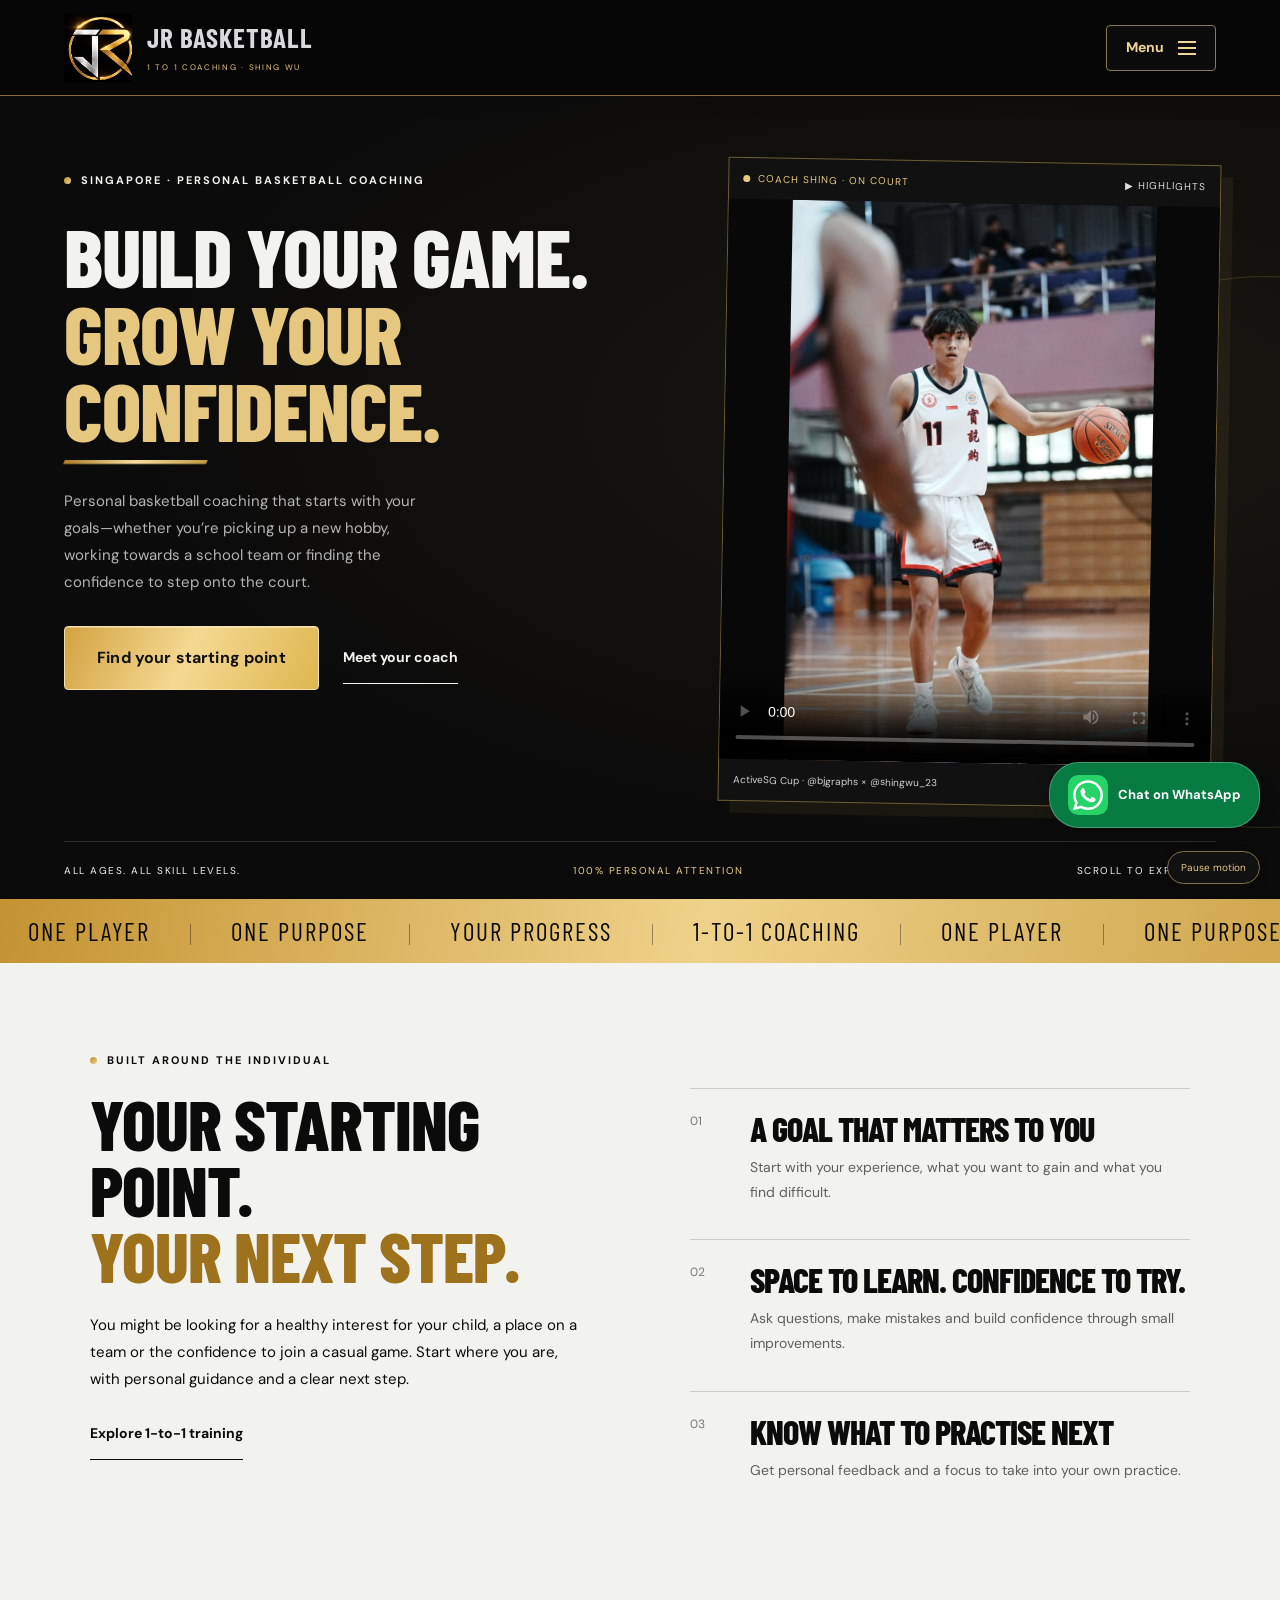
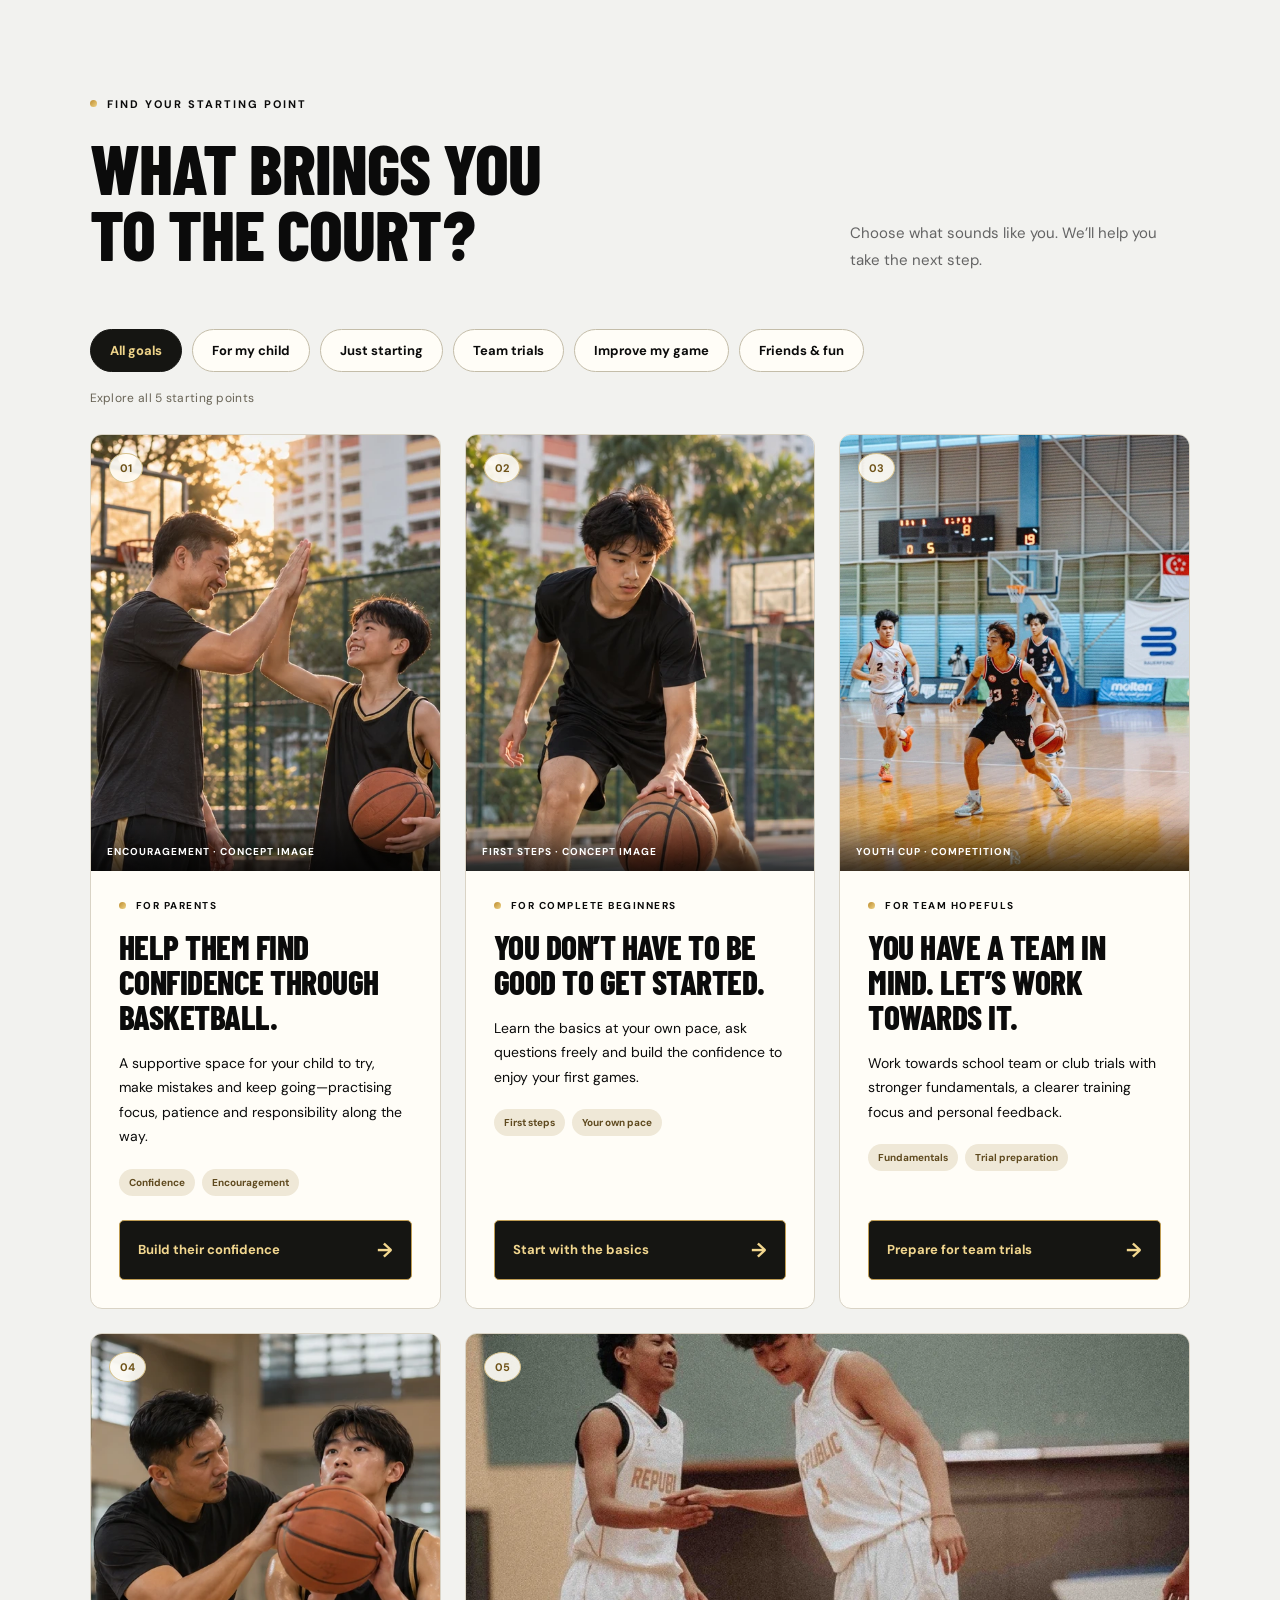
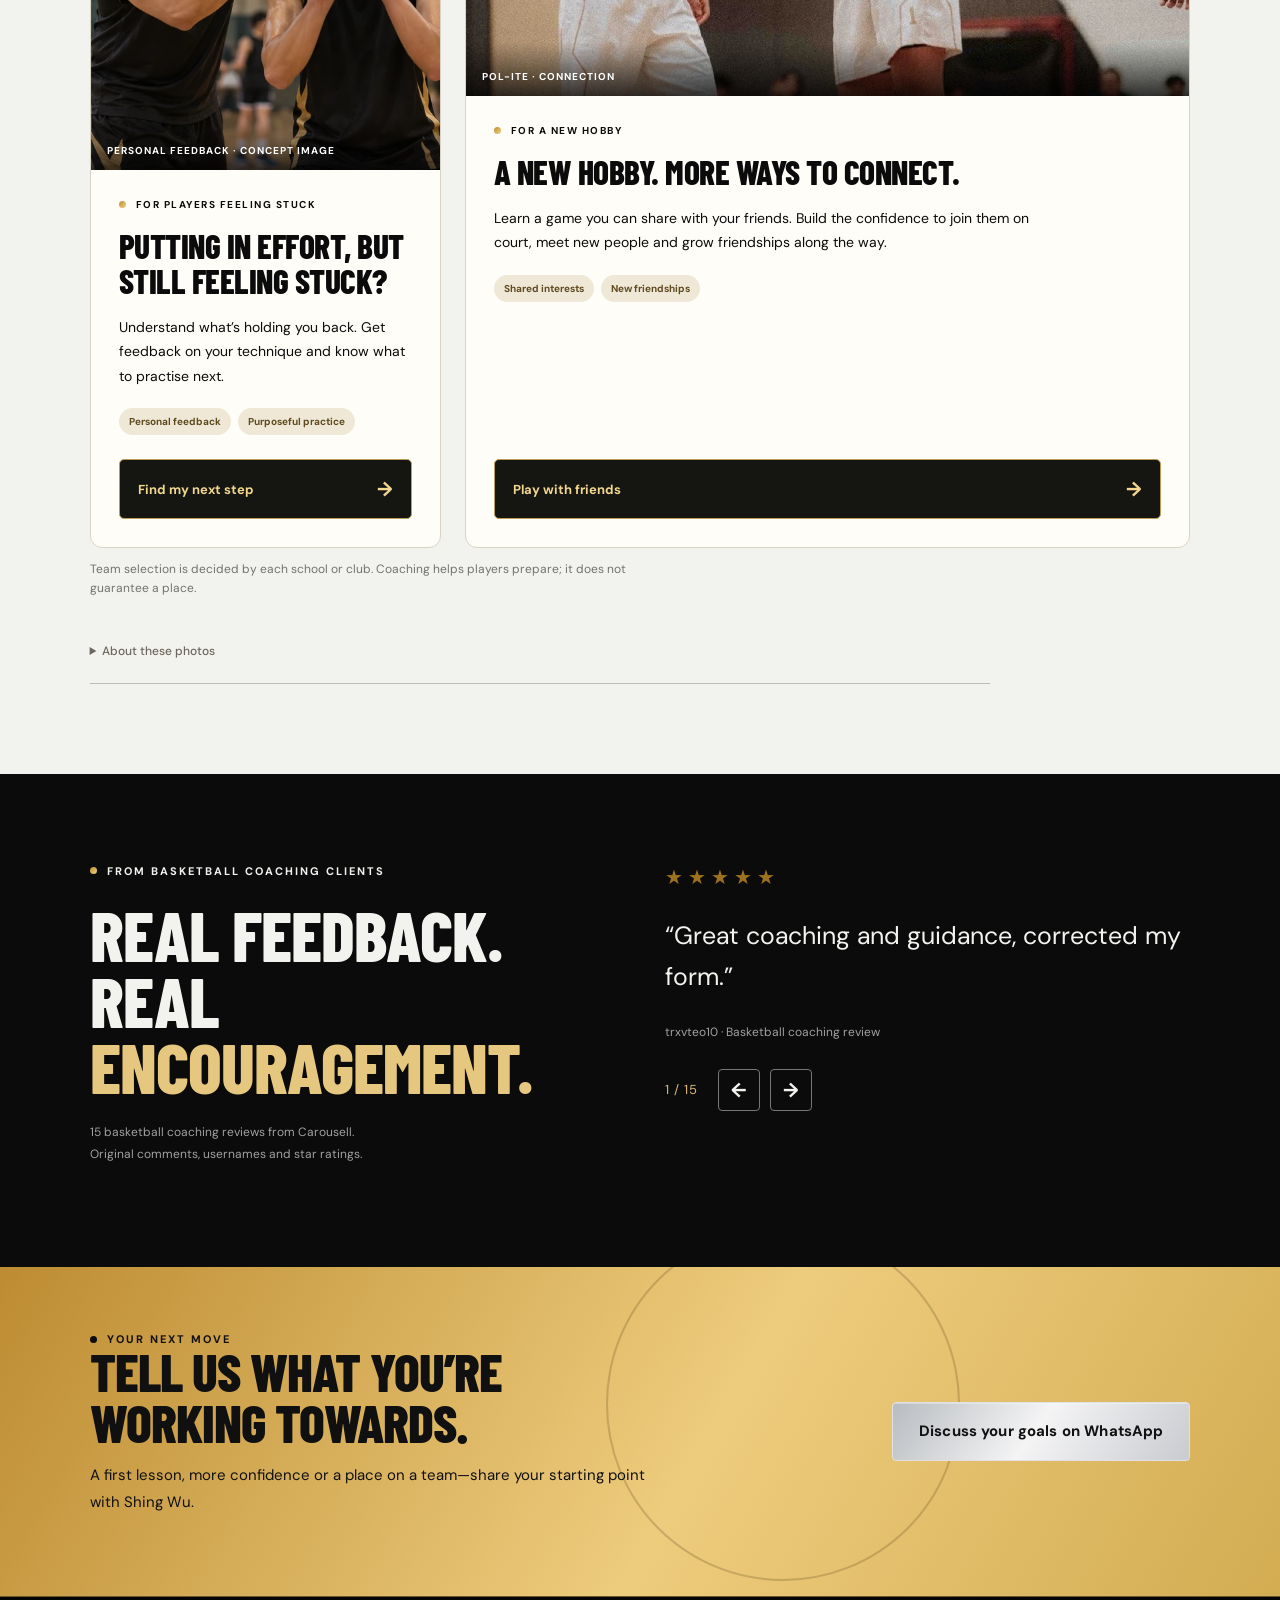
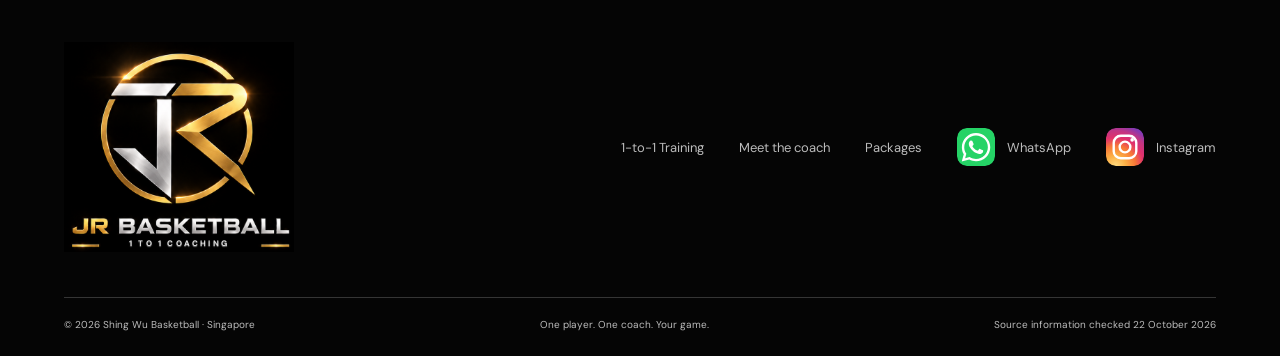
<file: index.html>
<!doctype html><html lang="en-SG"><head><meta charset="UTF-8"><meta name="viewport" content="width=device-width, initial-scale=1"><meta name="theme-color" content="#090909"><meta name="description" content="Build your game and grow your confidence with Shing Wu’s personal basketball coaching in Singapore. Beginners, parents and players preparing for team trials welcome."><title>Personal Basketball Coaching | Shing Wu Basketball</title><link rel="stylesheet" href="styles.css?v=20261102-student-promo-1"><script src="app.js?v=20261102-student-promo-1" defer></script></head><body data-page="home"><a href="#main" style="position:absolute;left:-9999px" onfocus="this.style.left='10px'" onblur="this.style.left='-9999px'">Skip to content</a><div id="app"></div></body></html>
</file>
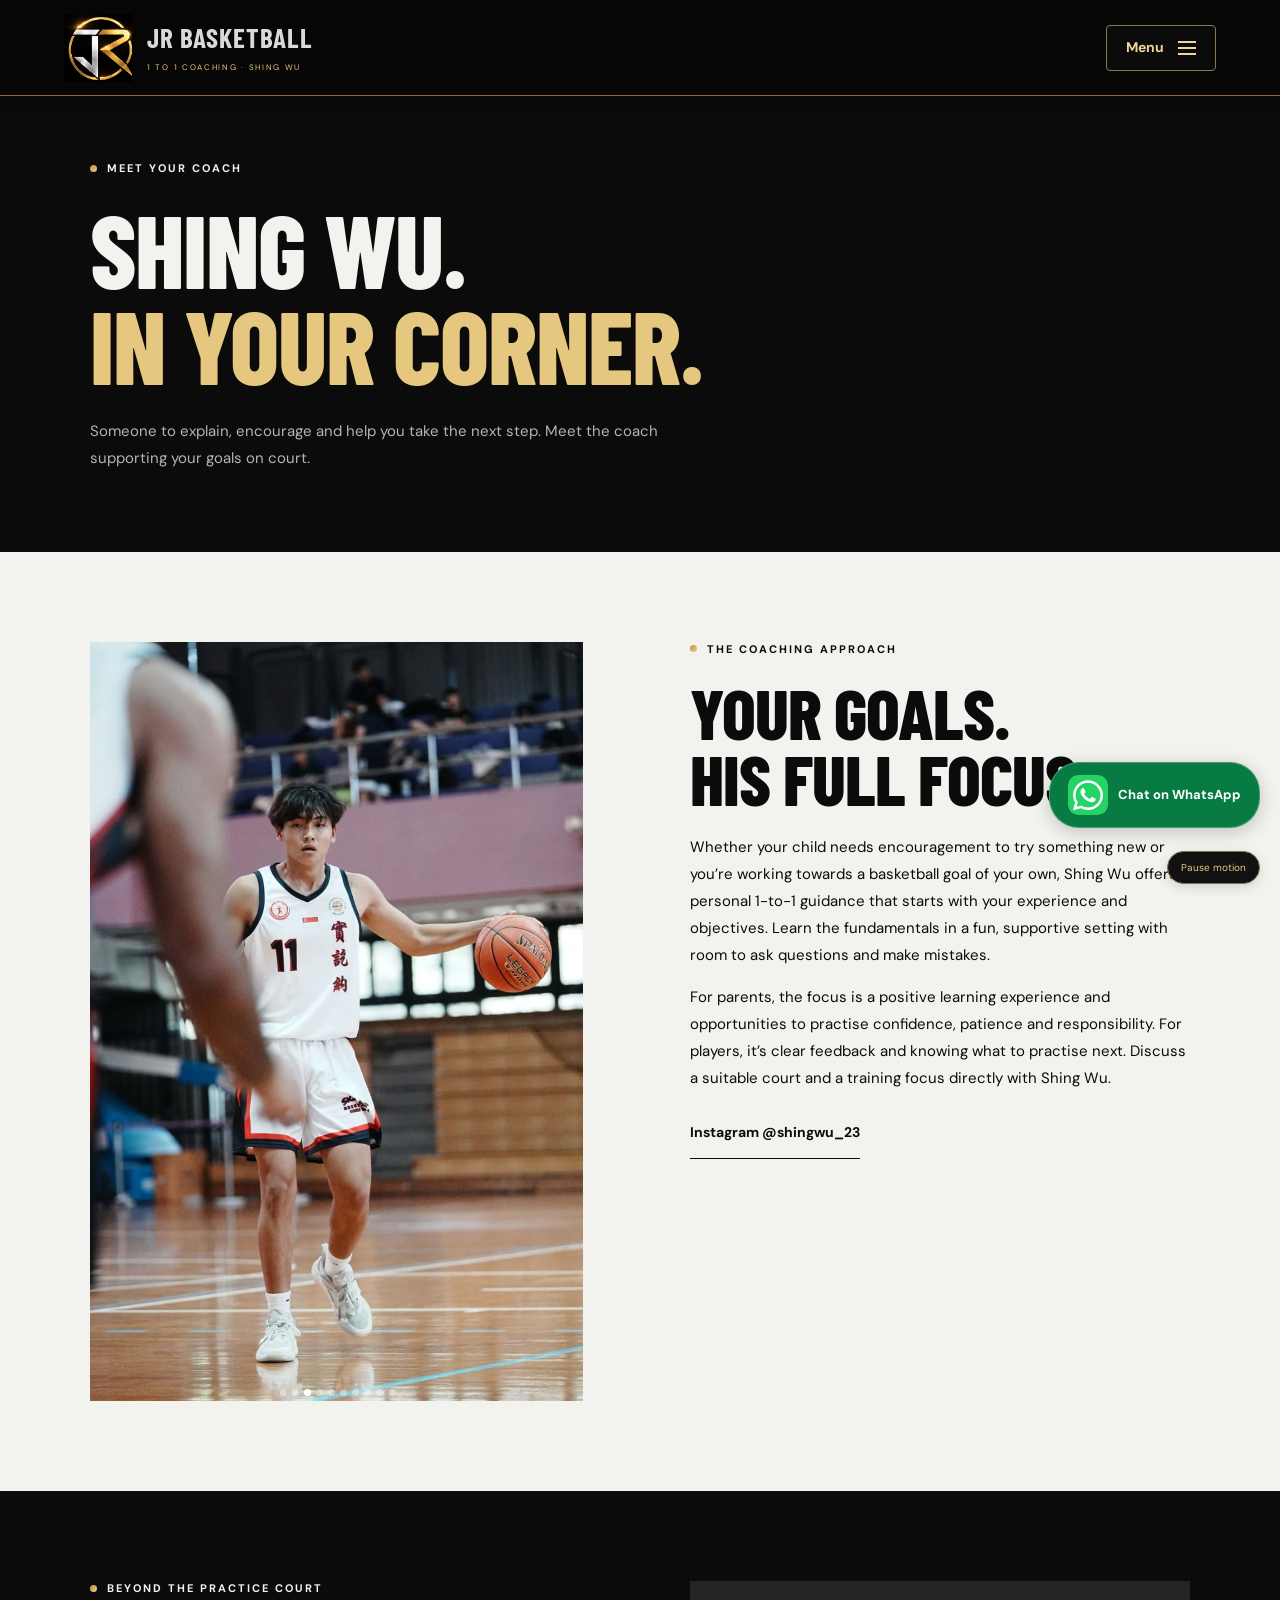
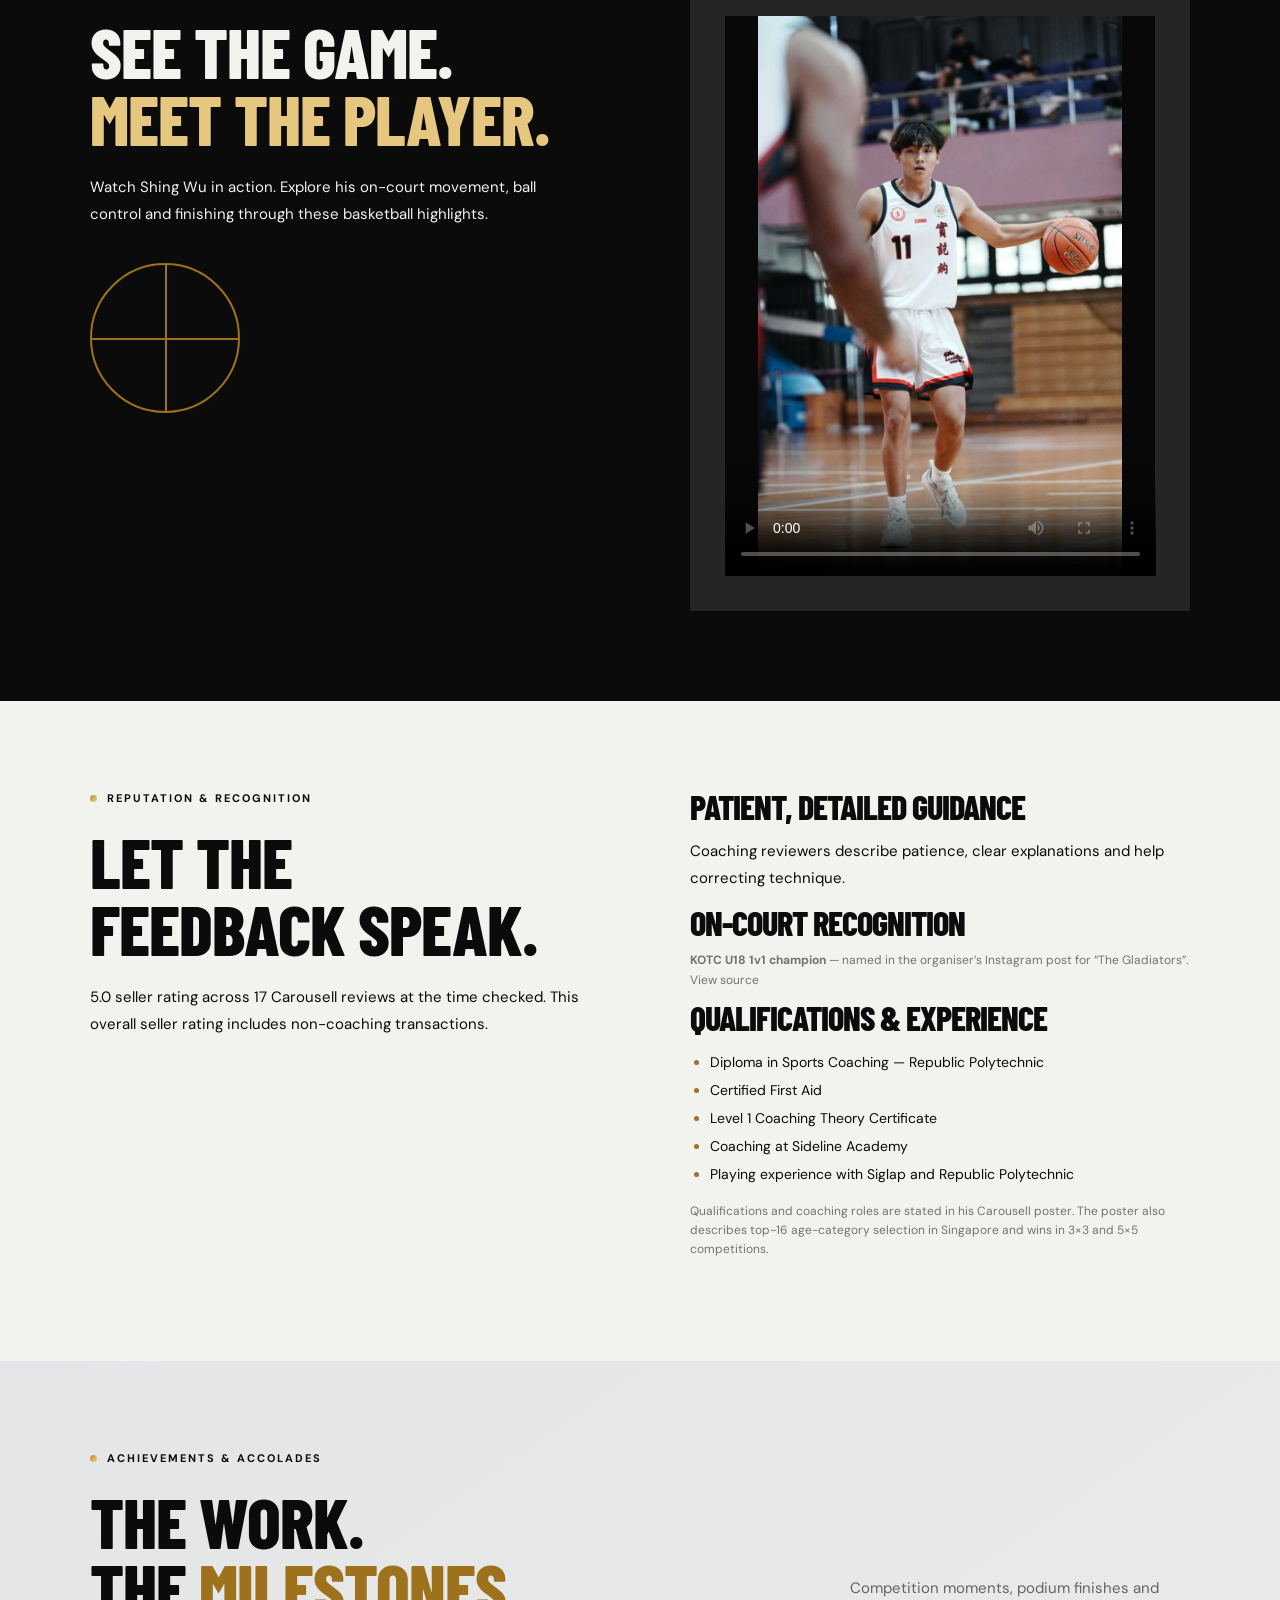
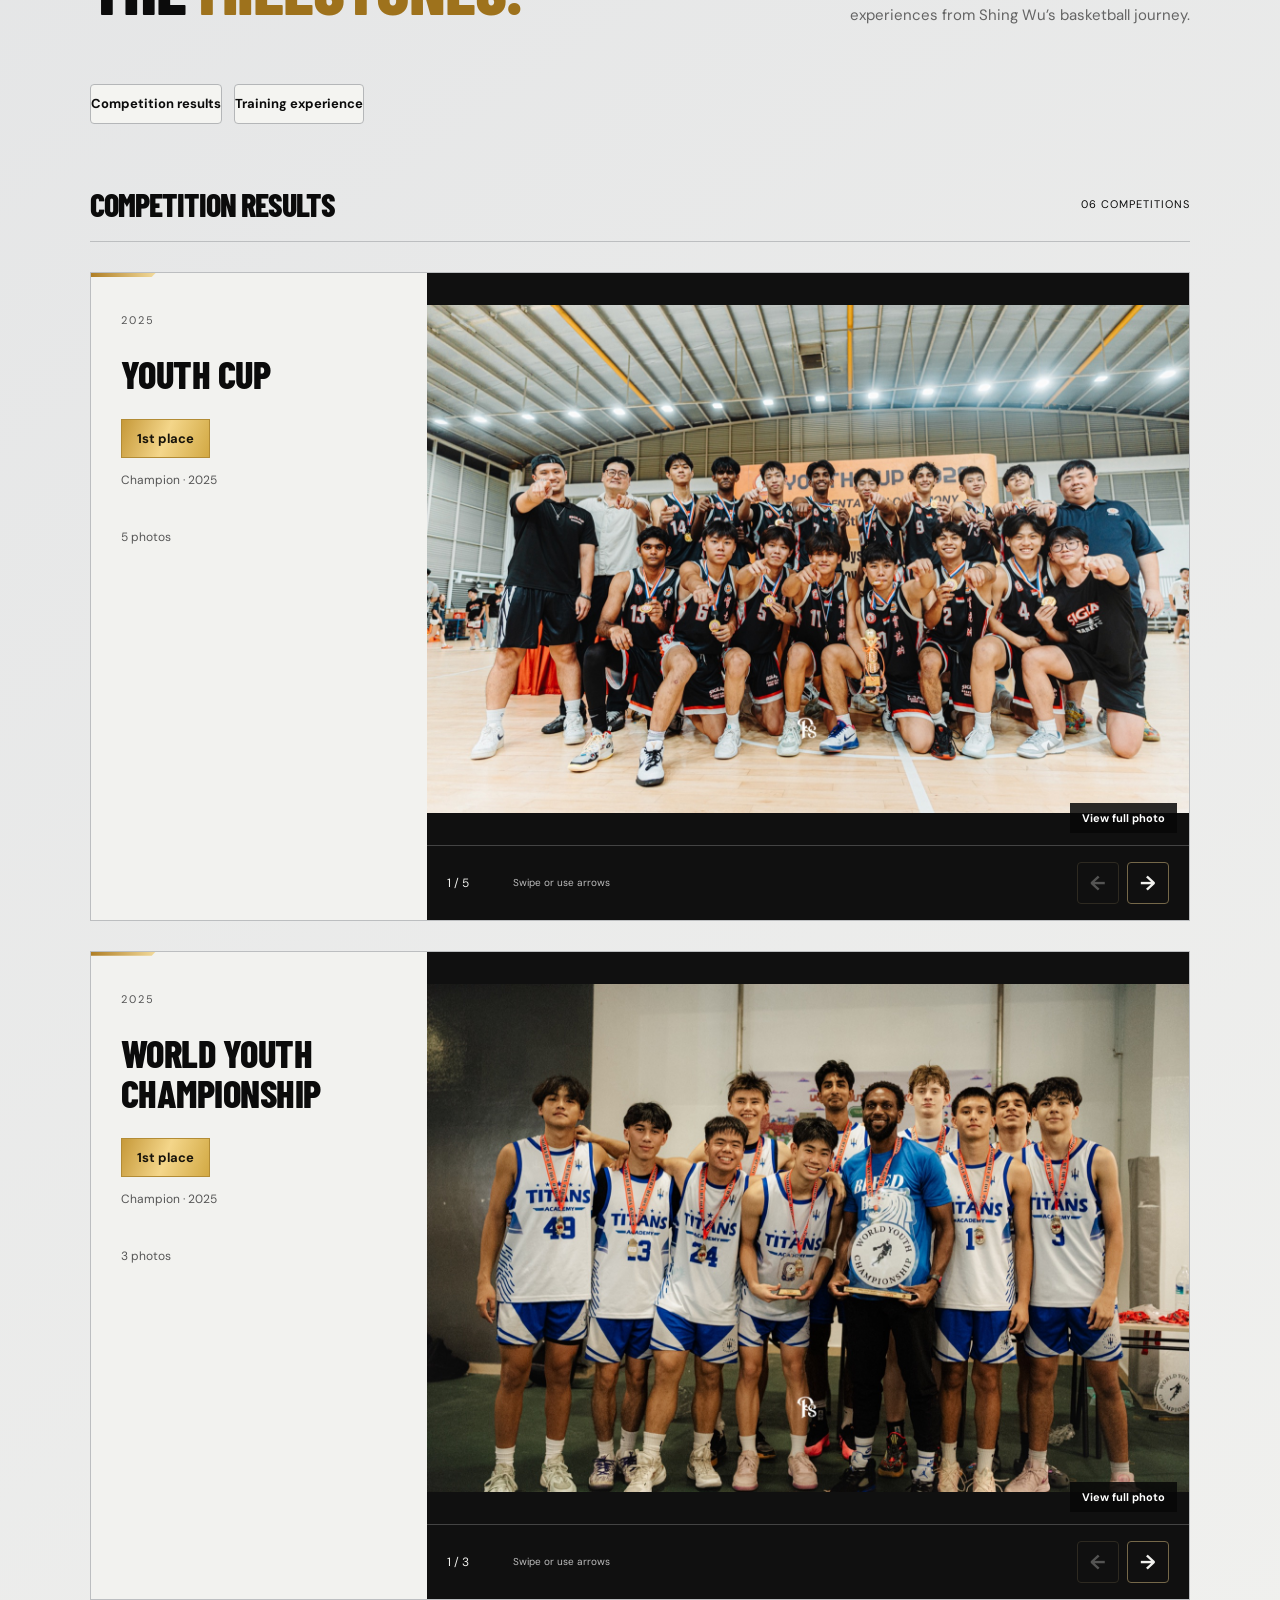
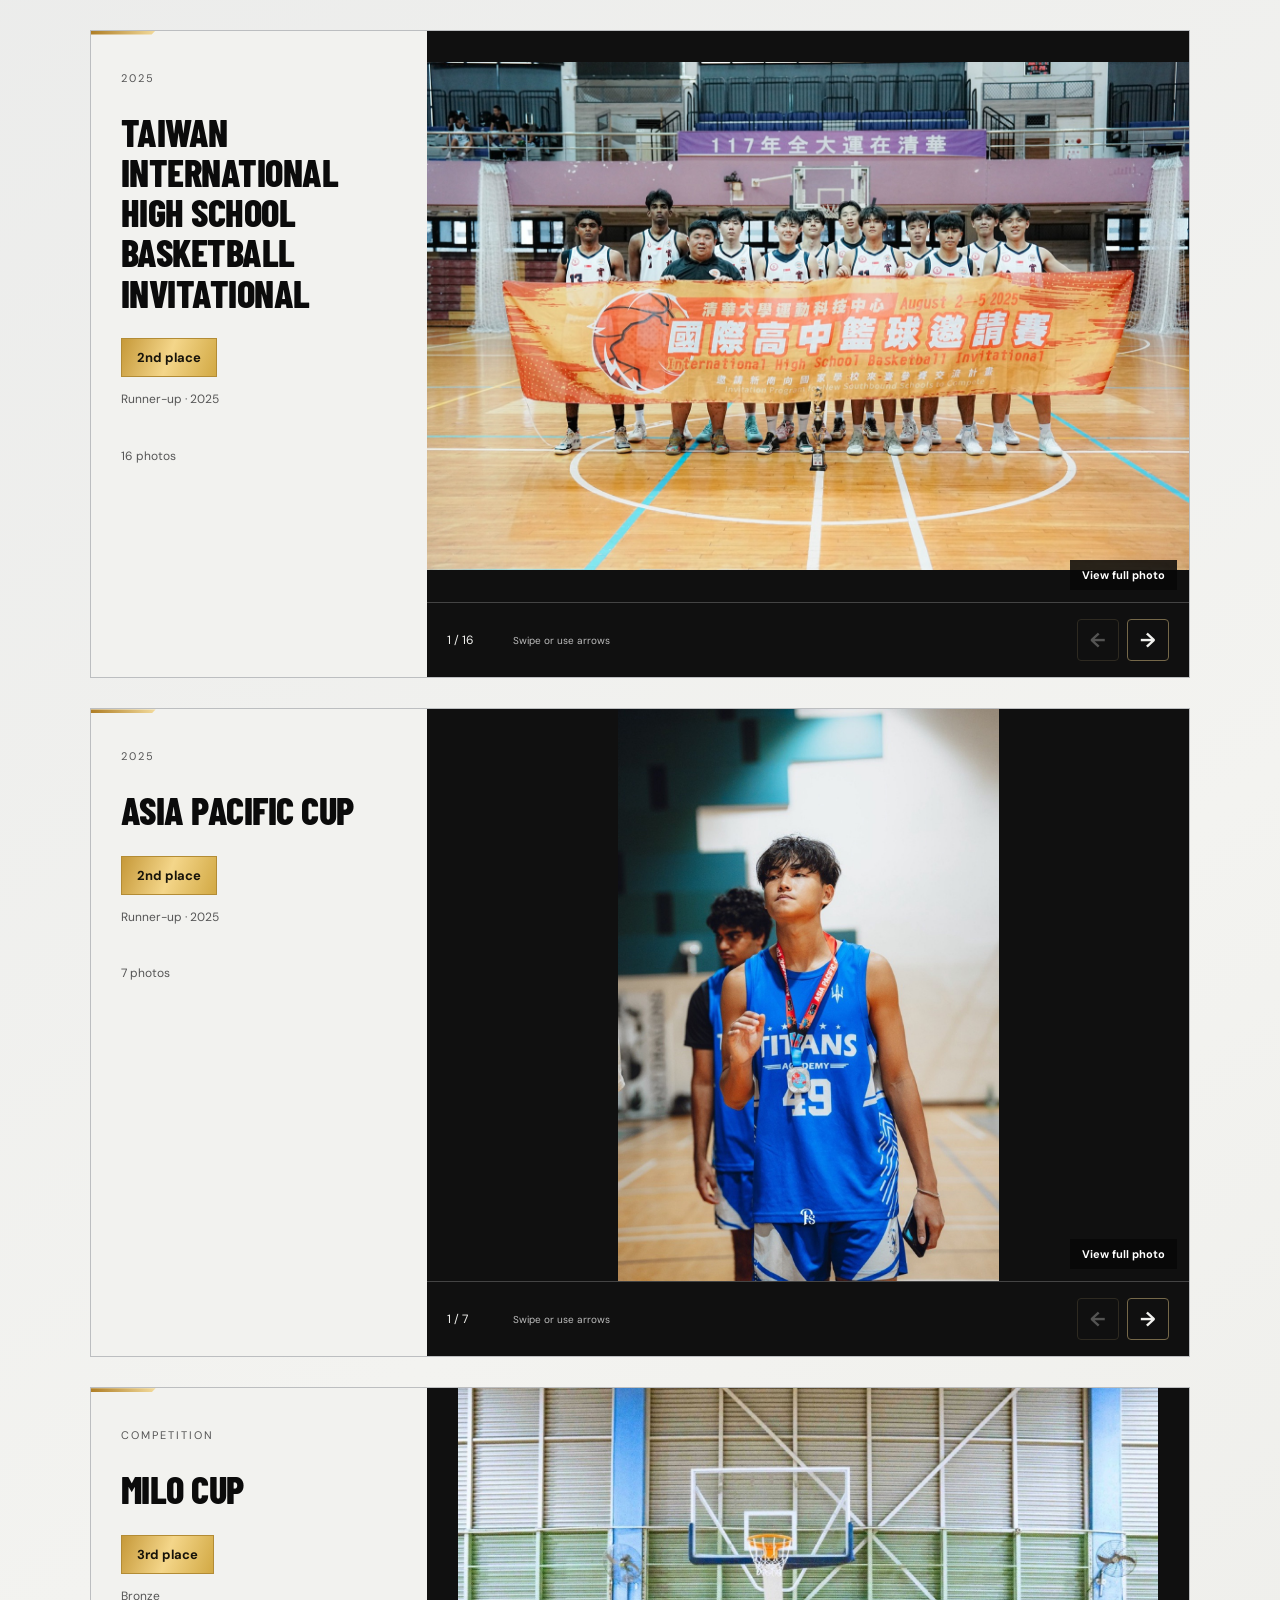
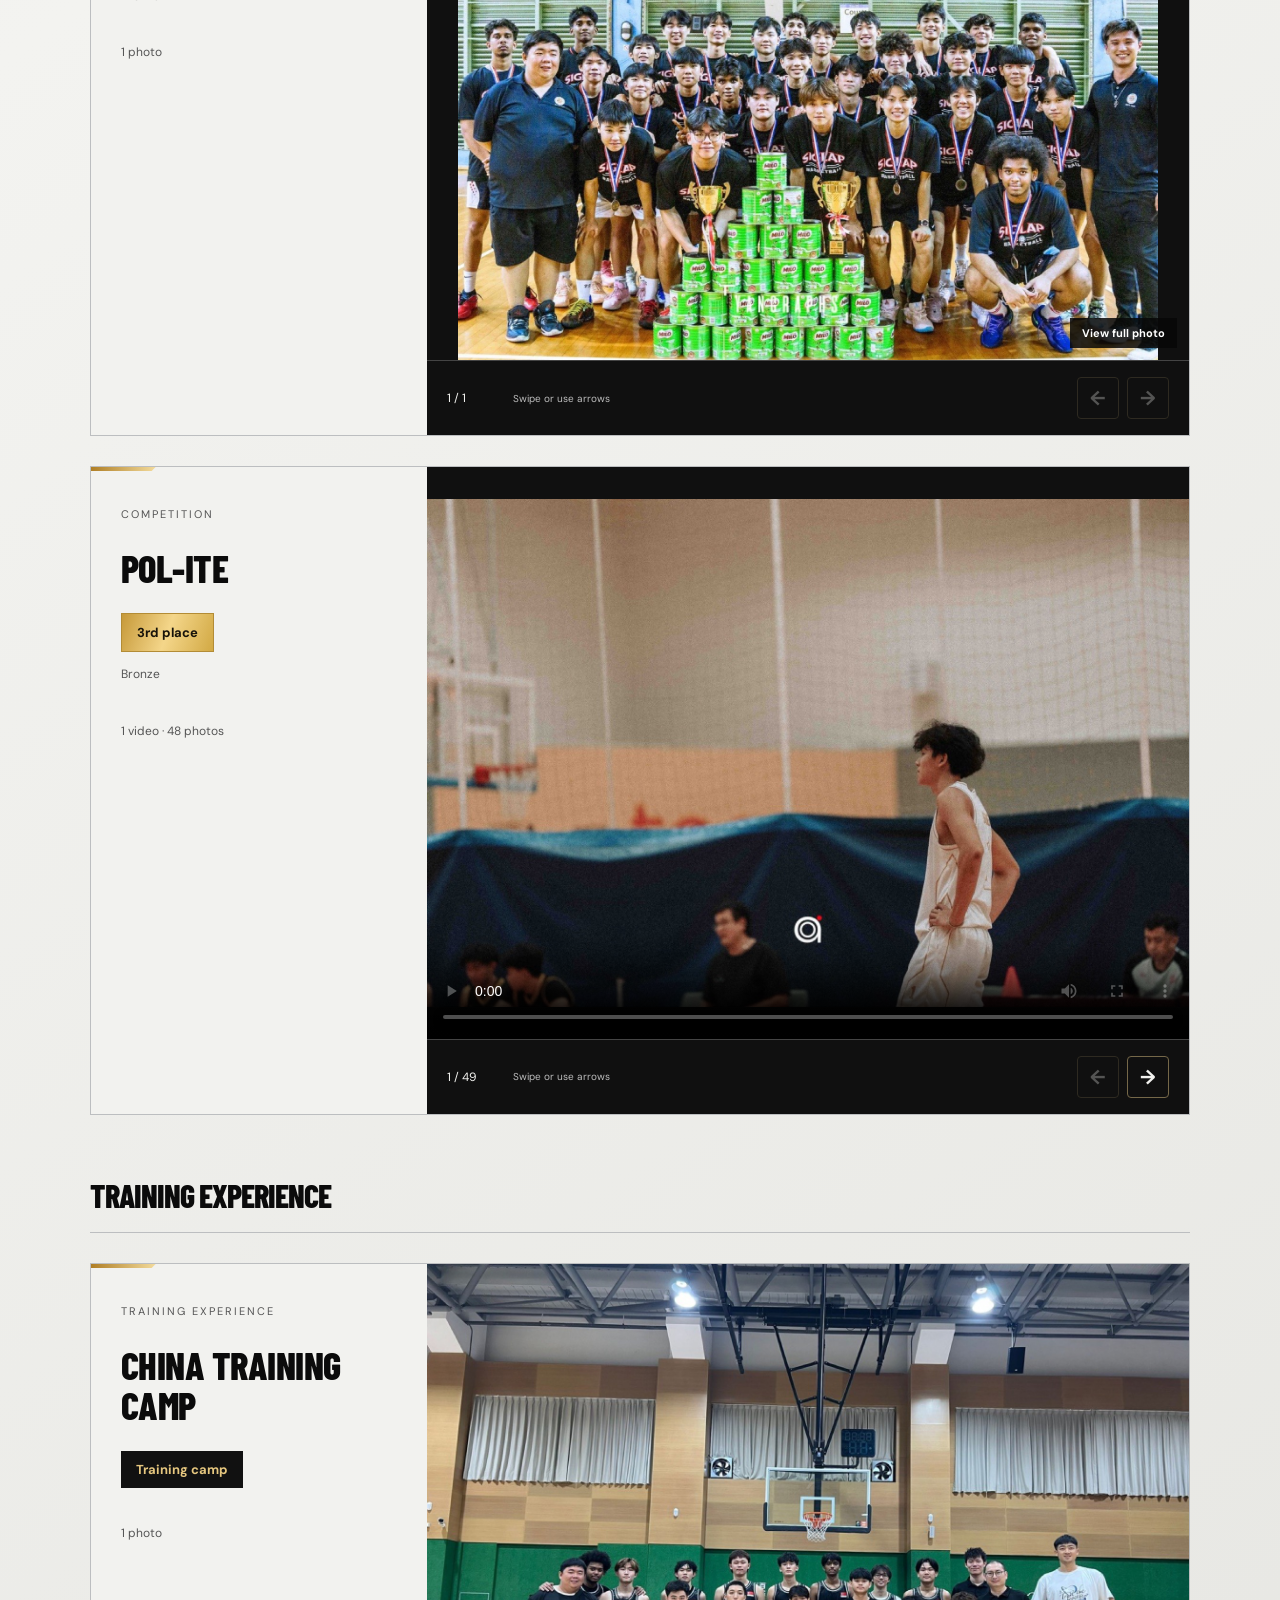
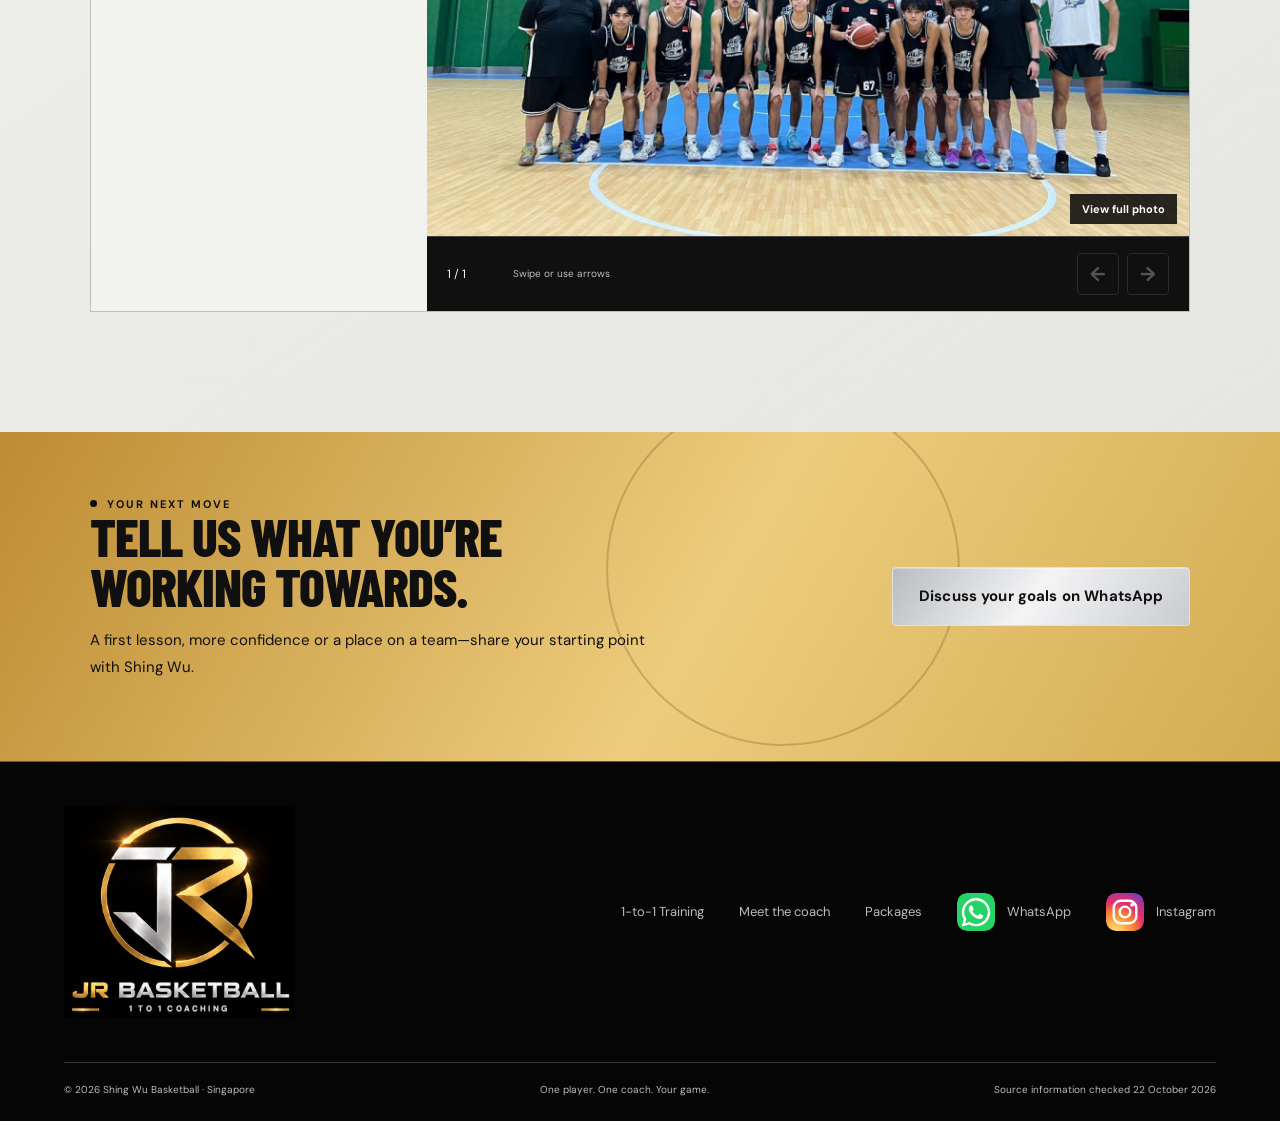
<file: coach.html>
<!doctype html><html lang="en-SG"><head><meta charset="UTF-8"><meta name="viewport" content="width=device-width, initial-scale=1"><meta name="theme-color" content="#090909"><meta name="description" content="Personalised 1-to-1 basketball coaching with Shing Wu in Singapore. All ages and skill levels welcome. Explore training and enquire directly."><title>Meet Coach Shing Wu | Shing Wu Basketball</title><link rel="stylesheet" href="styles.css?v=20261102-student-promo-1"><script src="coach-gallery.js?v=20261030-photo-move-1" defer></script><script src="app.js?v=20261102-student-promo-1" defer></script></head><body data-page="coach"><a href="#main" style="position:absolute;left:-9999px" onfocus="this.style.left='10px'" onblur="this.style.left='-9999px'">Skip to content</a><div id="app"></div></body></html>
</file>
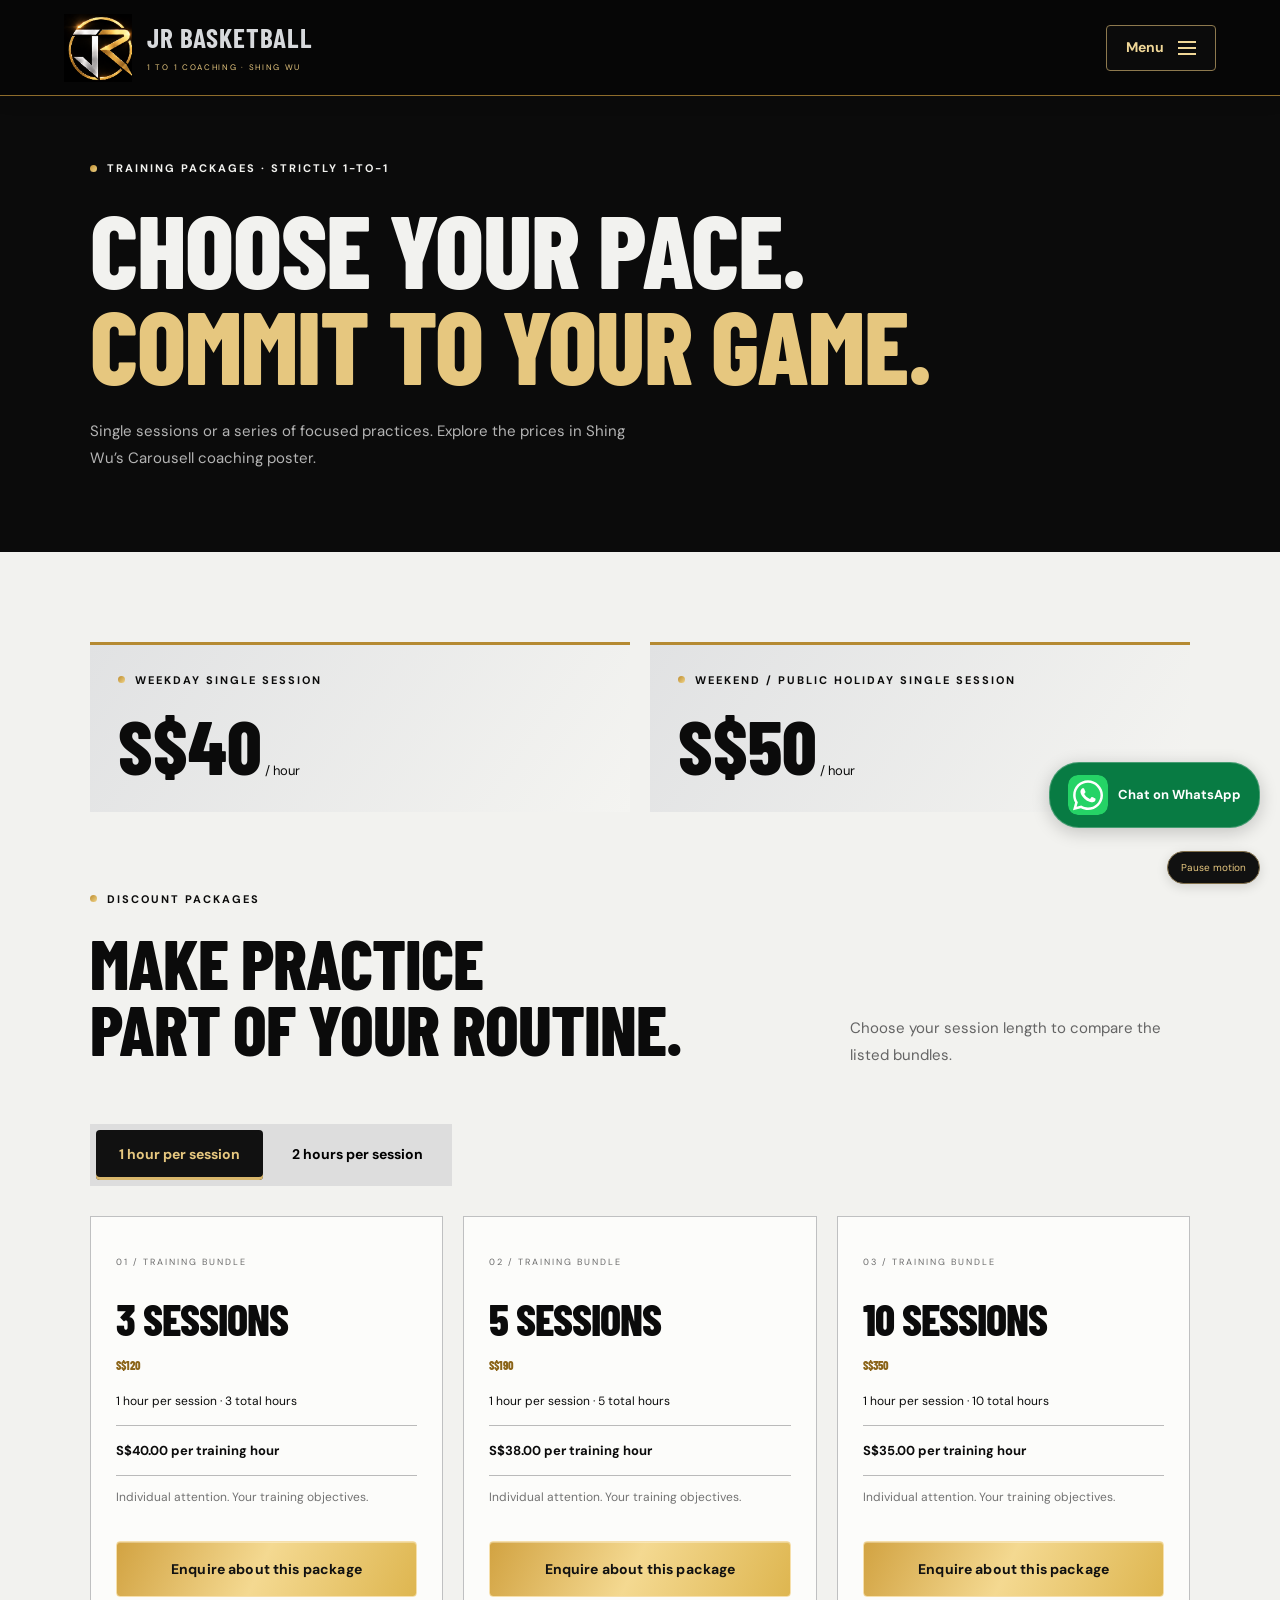
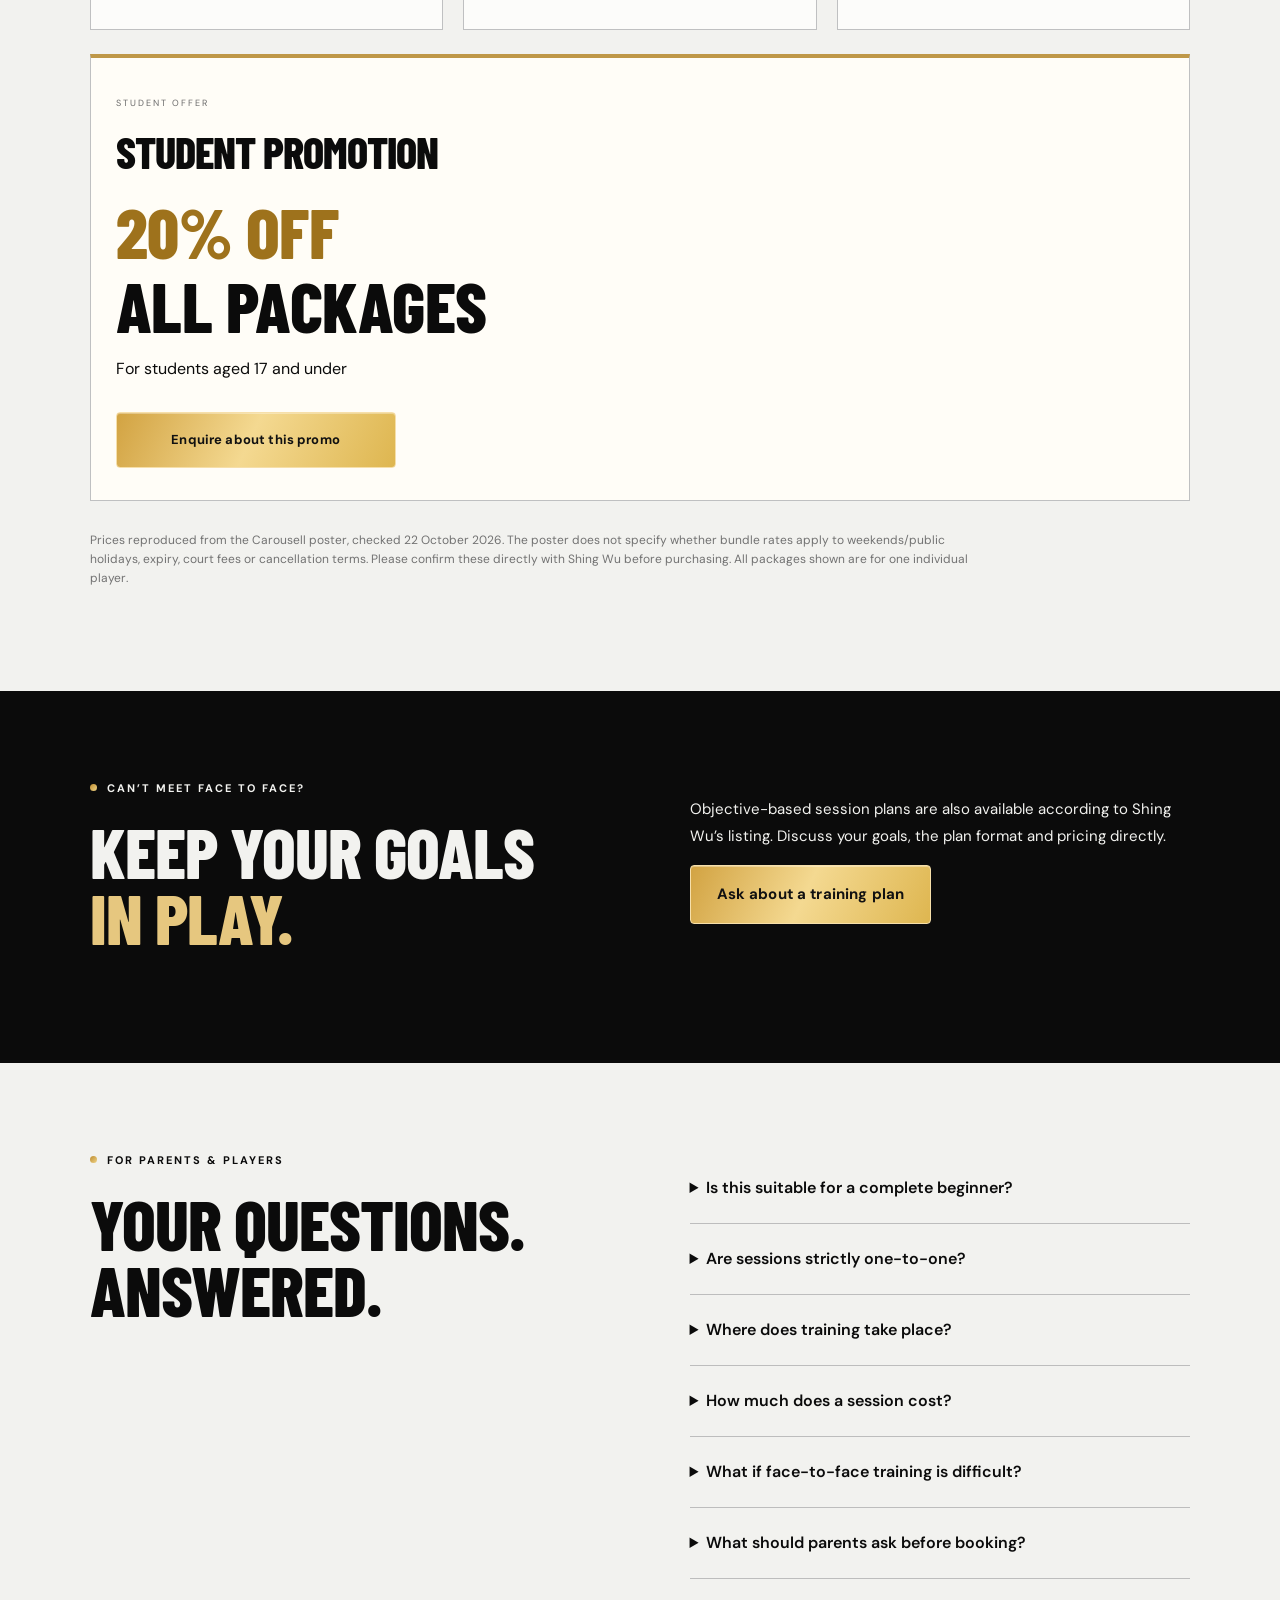
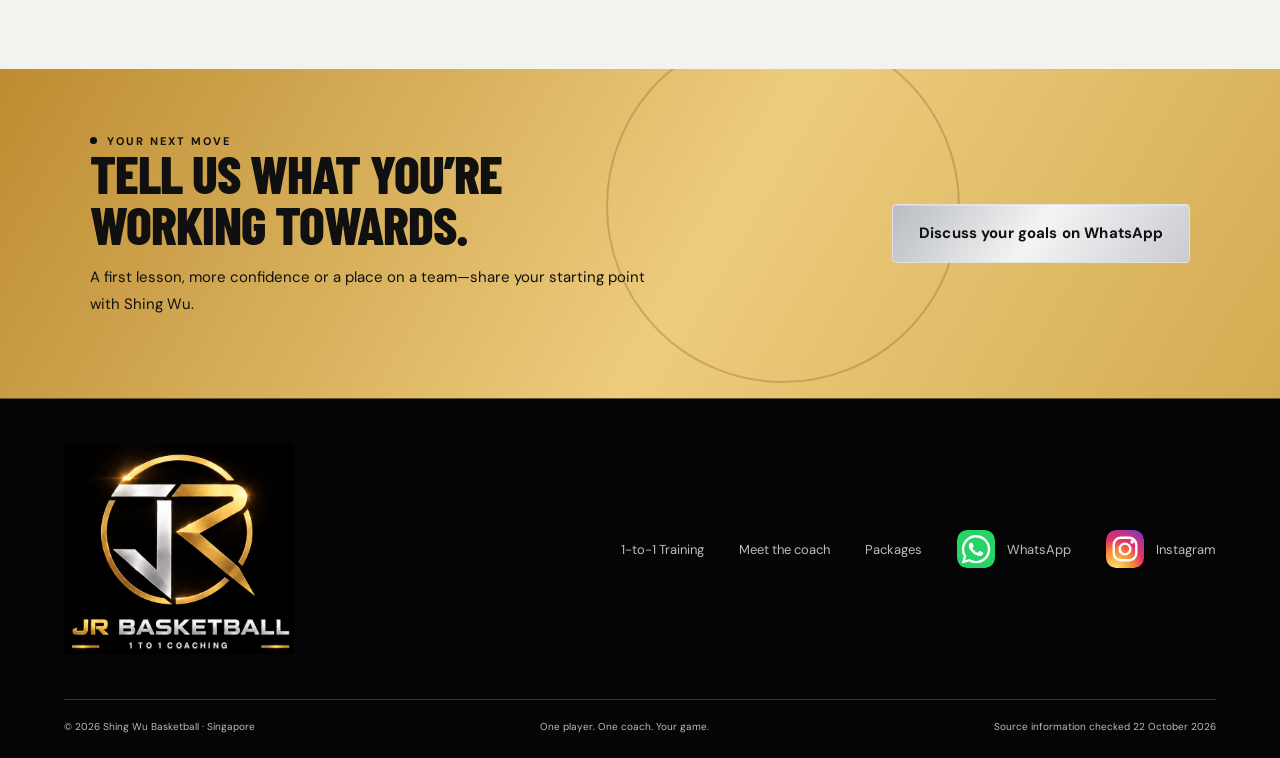
<file: packages.html>
<!doctype html><html lang="en-SG"><head><meta charset="UTF-8"><meta name="viewport" content="width=device-width, initial-scale=1"><meta name="theme-color" content="#090909"><meta name="description" content="Personalised 1-to-1 basketball coaching with Shing Wu in Singapore. All ages and skill levels welcome. Explore training and enquire directly."><title>Training Packages | Shing Wu Basketball</title><link rel="stylesheet" href="styles.css?v=20261102-student-promo-1"><script src="app.js?v=20261102-student-promo-1" defer></script></head><body data-page="packages"><a href="#main" style="position:absolute;left:-9999px" onfocus="this.style.left='10px'" onblur="this.style.left='-9999px'">Skip to content</a><div id="app"></div></body></html>
</file>
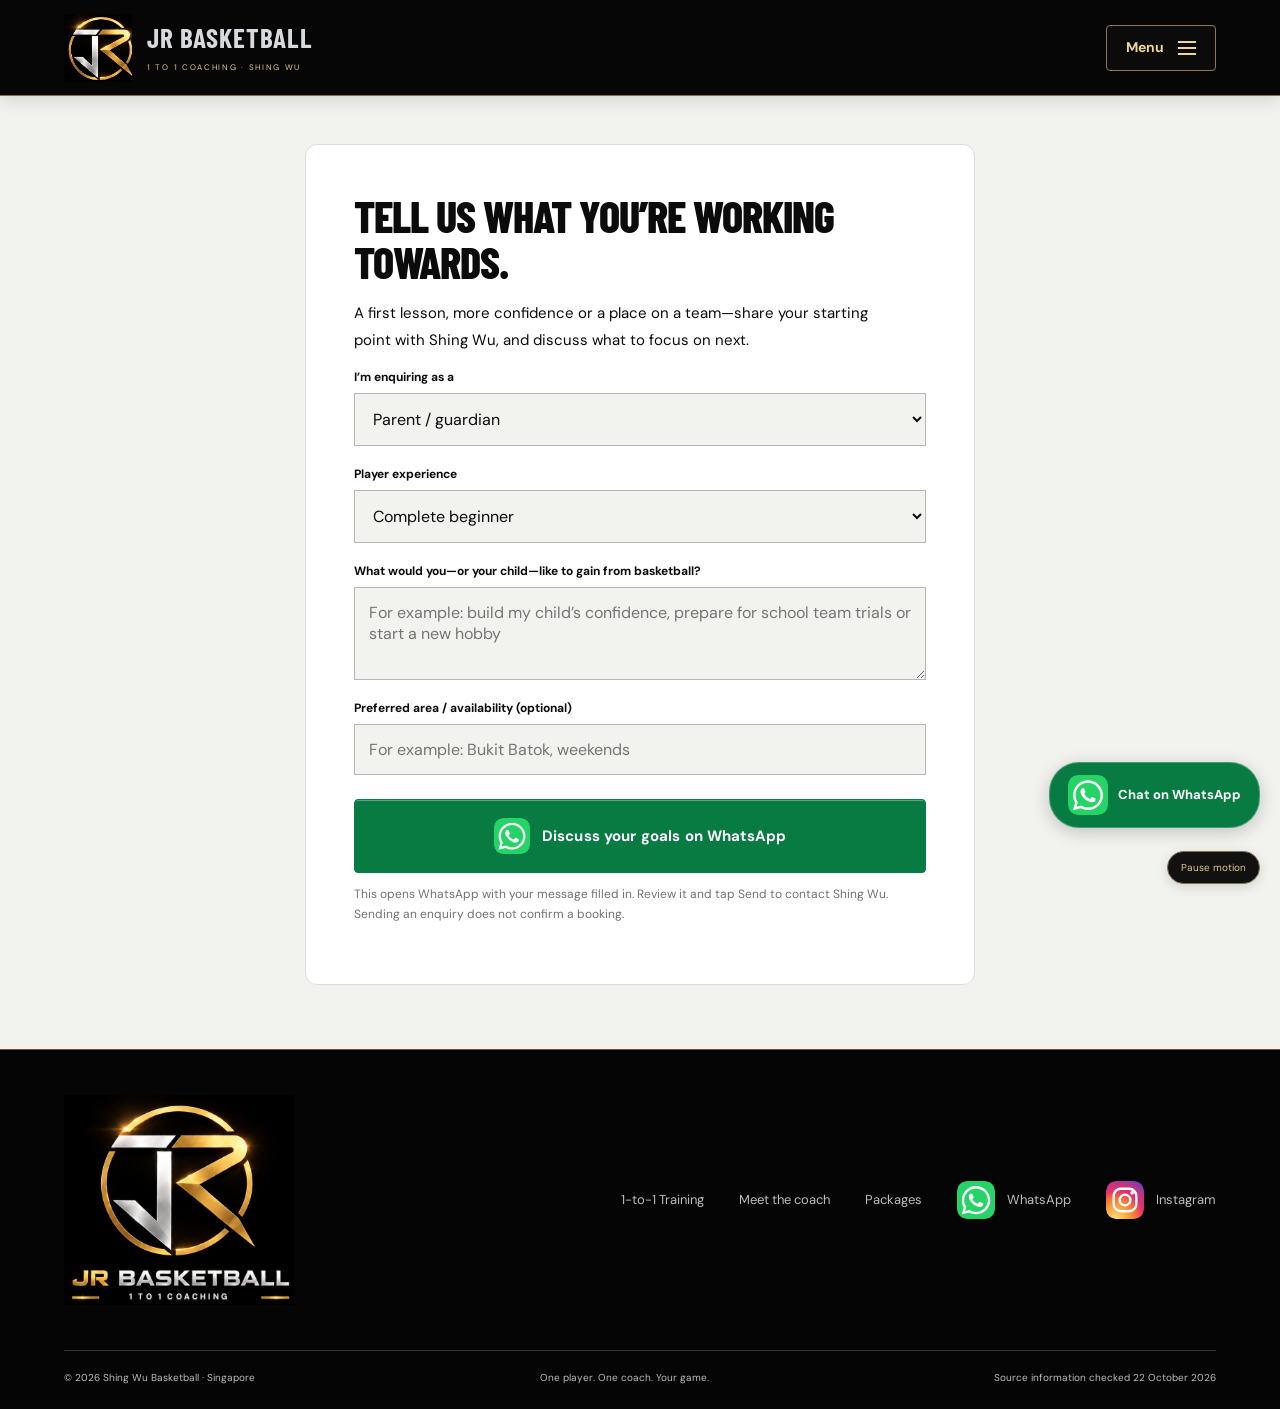
<file: start.html>
<!doctype html><html lang="en-SG"><head><meta charset="UTF-8"><meta name="viewport" content="width=device-width, initial-scale=1"><meta name="theme-color" content="#090909"><meta name="description" content="Personalised 1-to-1 basketball coaching with Shing Wu in Singapore. All ages and skill levels welcome. Explore training and enquire directly."><title>Start Training | Shing Wu Basketball</title><link rel="stylesheet" href="styles.css?v=20261102-student-promo-1"><script src="app.js?v=20261102-student-promo-1" defer></script></head><body data-page="start"><a href="#main" style="position:absolute;left:-9999px" onfocus="this.style.left='10px'" onblur="this.style.left='-9999px'">Skip to content</a><div id="app"></div></body></html>
</file>
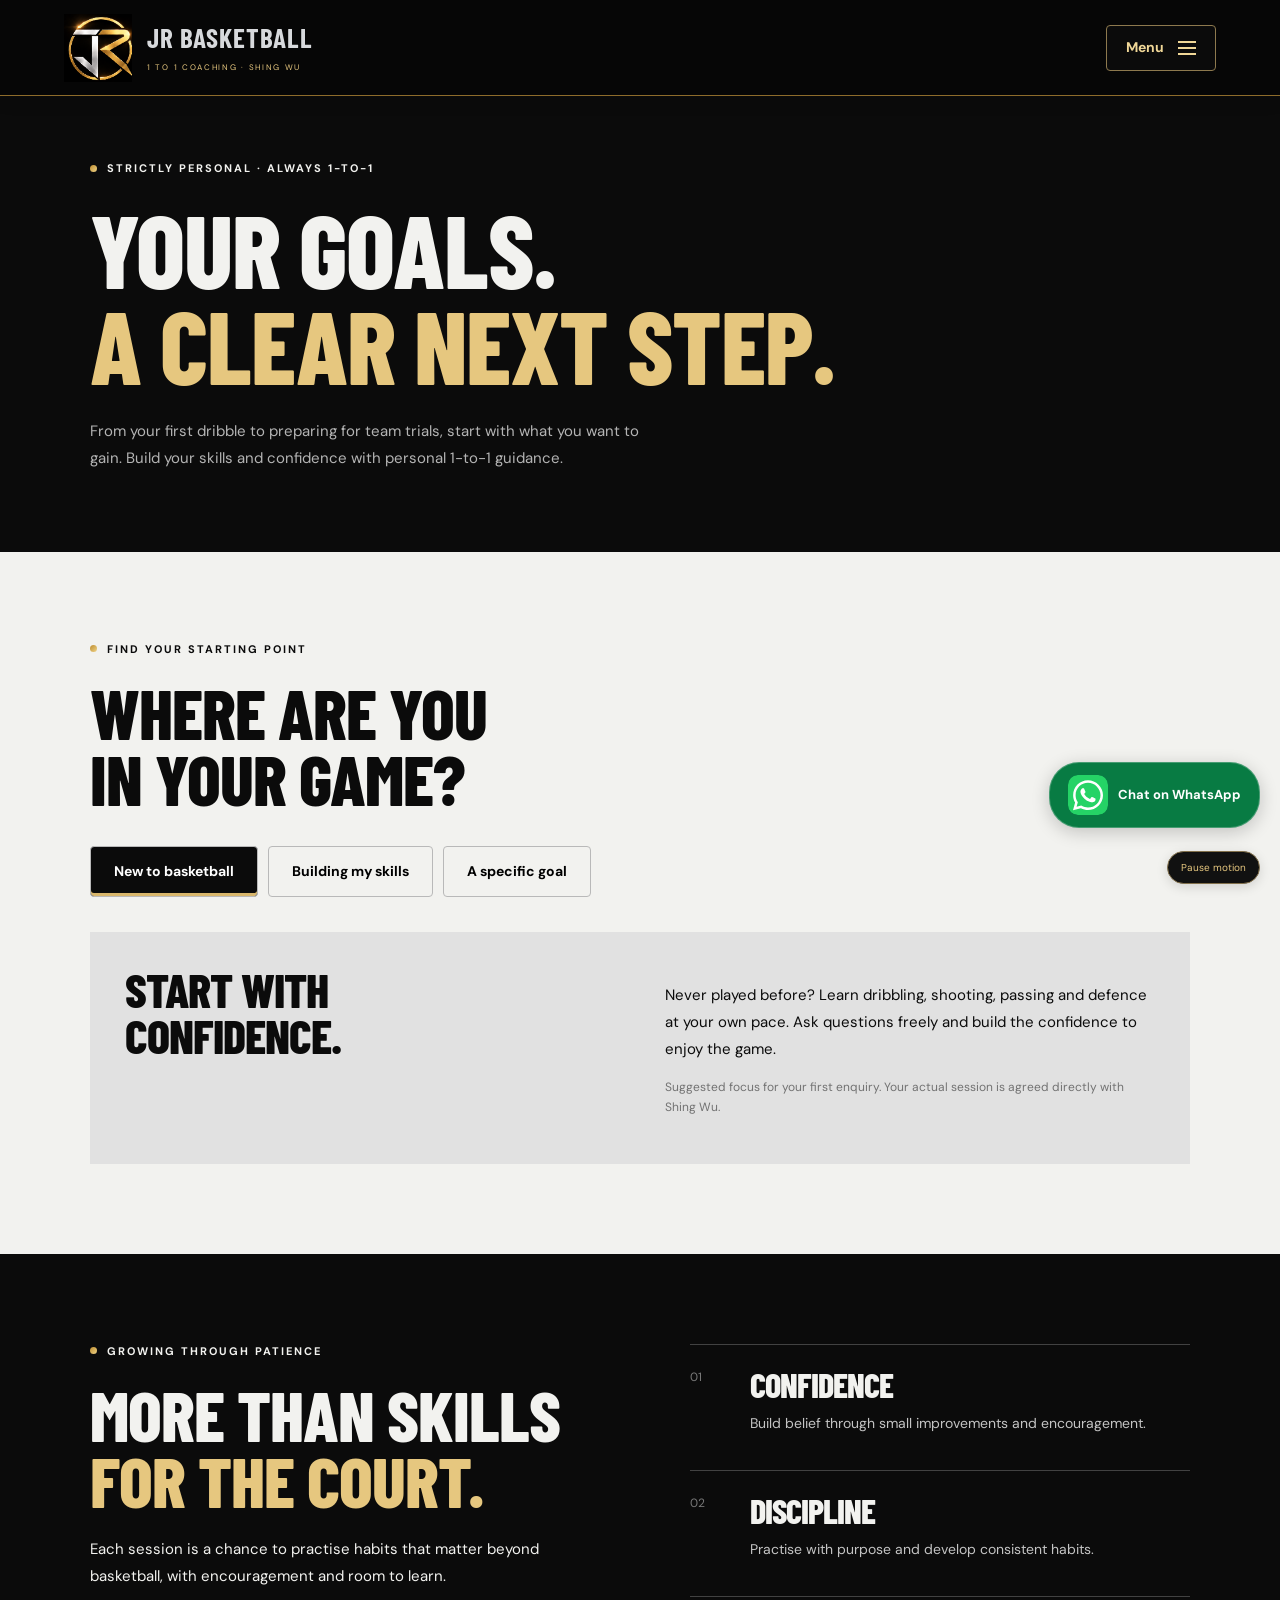
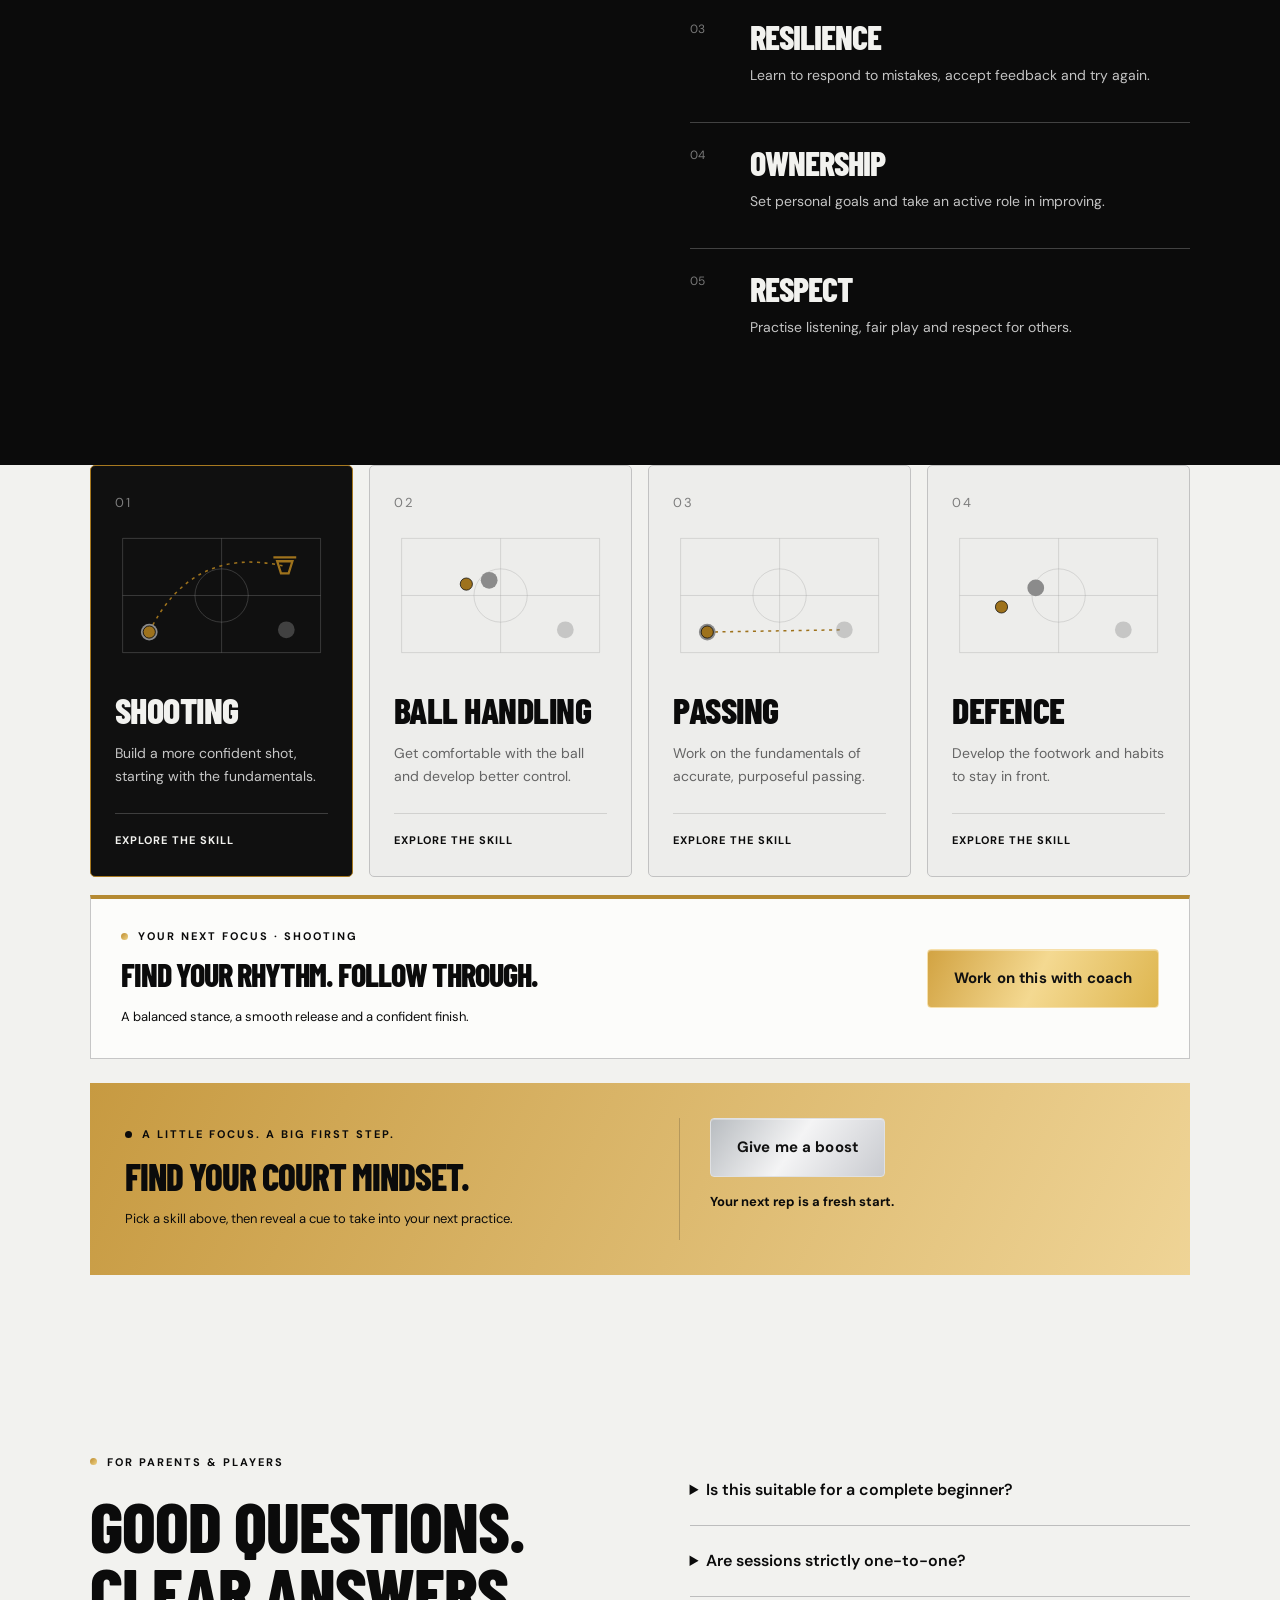
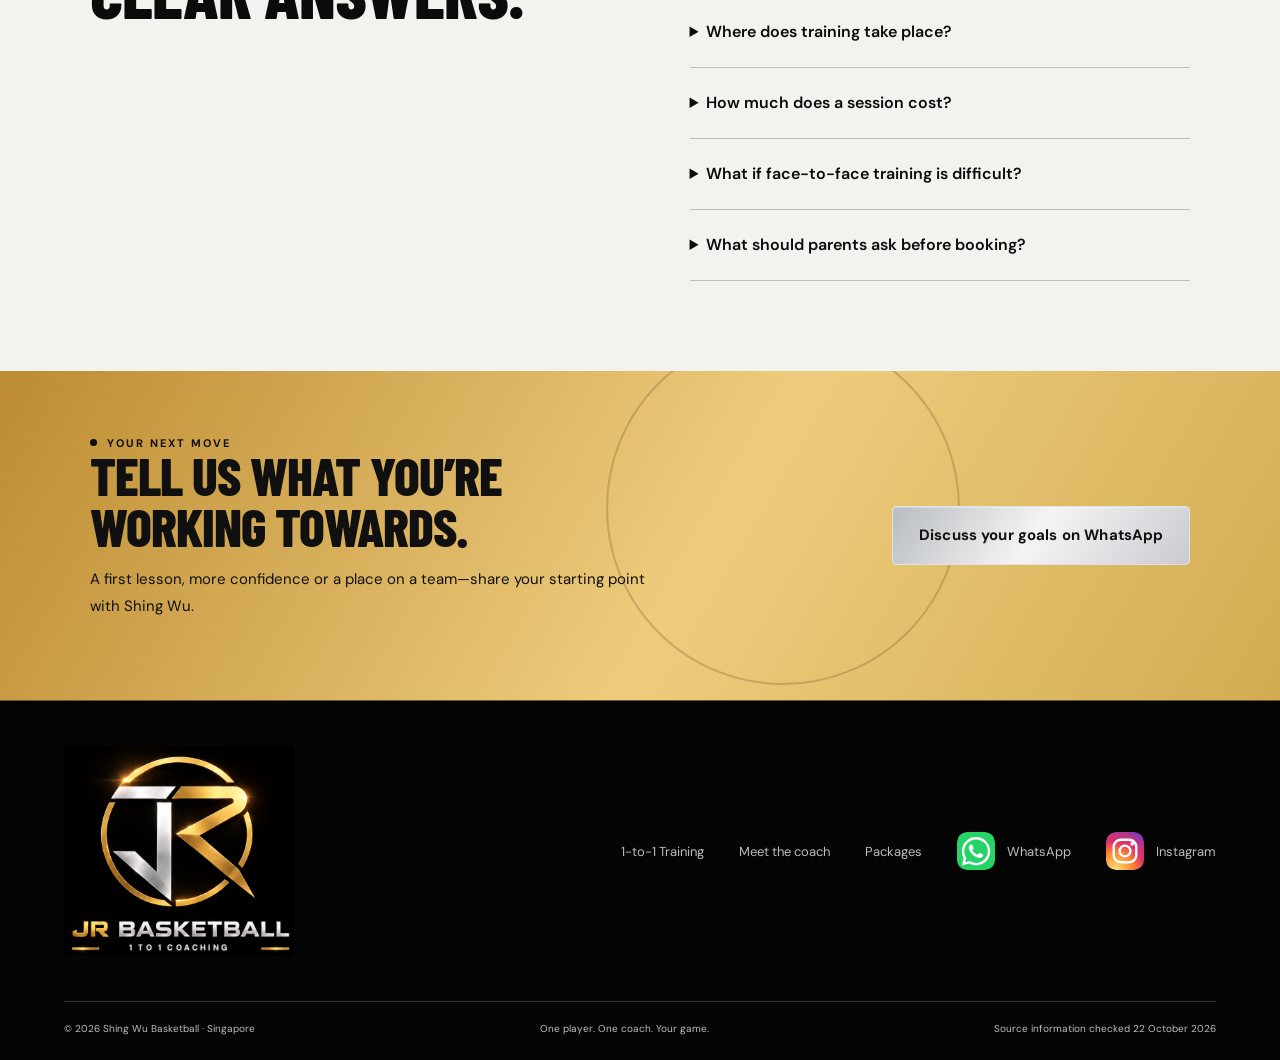
<file: training.html>
<!doctype html><html lang="en-SG"><head><meta charset="UTF-8"><meta name="viewport" content="width=device-width, initial-scale=1"><meta name="theme-color" content="#090909"><meta name="description" content="Personalised 1-to-1 basketball coaching with Shing Wu in Singapore. All ages and skill levels welcome. Explore training and enquire directly."><title>1-to-1 Training | Shing Wu Basketball</title><link rel="stylesheet" href="styles.css?v=20261102-student-promo-1"><script src="app.js?v=20261102-student-promo-1" defer></script></head><body data-page="training"><a href="#main" style="position:absolute;left:-9999px" onfocus="this.style.left='10px'" onblur="this.style.left='-9999px'">Skip to content</a><div id="app"></div></body></html>
</file>
<file: styles.css>
@import url('https://fonts.googleapis.com/css2?family=Barlow+Condensed:wght@600;700;800;900&family=DM+Sans:wght@400;500;600;700&display=swap');
:root{--orange:#a77920;--cream:#f2f2ef;--ink:#0b0b0b;--muted:#a3a3a3}*{box-sizing:border-box}html{scroll-behavior:smooth}body{margin:0;background:var(--cream);color:var(--ink);font-family:'DM Sans',sans-serif}a{color:inherit;text-decoration:none}button,input,select,textarea{font:inherit}button,a,input,select,textarea{outline-offset:6px}button{cursor:pointer}header{height:94px;display:flex;align-items:center;justify-content:space-between;padding:0 5%;border-bottom:1px solid #333;background:var(--ink);color:white;position:relative;z-index:10}.brand{display:flex;align-items:center;gap:12px}.brand b{font-family:'Barlow Condensed',Impact,sans-serif;font-size:28px;line-height:.85}.brand small{display:block;font:9px 'DM Sans',sans-serif;letter-spacing:2px;margin-top:7px}.brand svg{width:42px;color:var(--orange)}nav{display:flex;align-items:center;gap:32px;font-size:13px}nav a:not(.btn){padding:10px 0}nav a[aria-current=page]{border-bottom:2px solid var(--orange)}.btn{background:var(--orange);color:#101010;display:inline-flex;justify-content:space-between;align-items:center;gap:35px;padding:18px 25px;font-weight:700;font-size:13px;transition:transform .2s,background .2s;border:0}.btn:hover{transform:translateY(-3px);background:#efcc7b}.btn.light{background:var(--cream)}.textlink{display:inline-flex;gap:20px;align-items:center;font-size:13px;border-bottom:1px solid;padding:15px 0}.menu{display:none;background:transparent;border:1px solid #777;color:white;padding:10px}.eyebrow{text-transform:uppercase;font-size:11px;font-weight:700;letter-spacing:2px;display:flex;gap:10px;align-items:center}.eyebrow:before{content:'';height:7px;width:7px;background:var(--orange);border-radius:50%}h1,h2,h3,.display{font-family:'Barlow Condensed',Impact,sans-serif;text-transform:uppercase;margin:0;font-weight:800;line-height:.94;letter-spacing:-1px}h1{font-size:clamp(70px,8.7vw,140px)}h2{font-size:clamp(50px,5.5vw,82px)}h3{font-size:34px}p{line-height:1.8;font-size:15px}.hero{background:var(--ink);color:var(--cream);padding:65px 5% 0;position:relative;overflow:hidden}.hero-layout{display:grid;grid-template-columns:1.1fr 1fr;gap:30px;min-height:620px}.hero-copy{position:relative;z-index:2;padding-bottom:65px}.hero h1{margin:30px 0 24px}.accent{color:var(--orange)}.outline{-webkit-text-stroke:1px #b5b5b5;color:transparent}.hero-copy p{color:#b4b4b4;max-width:370px}.actions{display:flex;flex-wrap:wrap;align-items:center;gap:28px;margin-top:30px}.hero-art{position:relative;min-height:550px;background:linear-gradient(160deg,#424242,#252525);overflow:hidden;align-self:stretch}.hero-art:after{content:'';position:absolute;inset:0;background:linear-gradient(0deg,#0b0b0b 0%,transparent 50%)}.hero-art img{width:100%;height:100%;position:absolute;object-fit:cover;object-position:center;filter:none;opacity:.8}.court{position:absolute;inset:35px;border:1px solid #9e9e9e55;transform:rotate(-14deg) scale(1.1);border-radius:4px}.court:before{content:'';position:absolute;width:70%;height:60%;border:1px solid #9e9e9e55;border-radius:50%;top:20%;left:15%}.hero-num{position:absolute;right:15px;bottom:-30px;font:300px 'Barlow Condensed',Impact,sans-serif;color:#d9af4a26;z-index:1}.art-label{position:absolute;bottom:60px;left:28px;right:28px;z-index:2;display:flex;justify-content:space-between;align-items:end}.art-label b{font:36px 'Barlow Condensed',Impact,sans-serif;max-width:140px;line-height:1}.art-label span{font-size:10px;letter-spacing:2px;writing-mode:vertical-rl}.hero-bottom{display:flex;justify-content:space-between;border-top:1px solid #ffffff25;padding:22px 0;font-size:10px;letter-spacing:1.5px}.ticker{background:var(--orange);overflow:hidden;padding:17px 0;white-space:nowrap;font:25px 'Barlow Condensed',Impact,sans-serif;letter-spacing:2px}.ticker div{display:inline-block;animation:marquee 28s linear infinite}.ticker span{padding:0 28px}.section{padding:90px 7%}.split{display:grid;grid-template-columns:1fr 1fr;gap:9%;align-items:start}.section h2{margin:23px 0}.section p{max-width:550px}.section-head{display:flex;justify-content:space-between;gap:30px;align-items:end;margin-bottom:40px}.section-head p{max-width:340px;color:#646464}.features{margin-top:35px}.feature{display:grid;grid-template-columns:45px 1fr;gap:15px;padding:24px 0;border-top:1px solid #cacaca}.feature>span{color:#797979;font-size:12px}.feature p{margin:10px 0;color:#5f5f5f;font-size:14px}.dark{background:var(--ink);color:var(--cream)}.skill-grid{display:grid;grid-template-columns:repeat(4,1fr);gap:1px;background:#c2c2c2;border:1px solid #c2c2c2}.skill{background:var(--cream);padding:30px 25px;min-height:250px;transition:background .3s,transform .3s}.skill:hover{background:#e3e3e3;transform:translateY(-5px)}.skill .icon{font-size:40px;display:block;color:var(--orange);margin-bottom:40px}.skill p{font-size:13px;color:#646464}.reviews{display:grid;grid-template-columns:1fr 1fr;gap:50px}.stars{color:var(--orange);letter-spacing:5px;font-size:20px}.quote{font-size:25px;line-height:1.5;margin:25px 0}.review-note{color:#a1a1a1;font-size:12px}.review-nav{display:flex;gap:10px;margin-top:25px}.round{border:1px solid #777;color:inherit;background:transparent;width:42px;height:42px;font-size:20px}.cta{background:var(--orange);padding:65px 7%;display:flex;align-items:center;justify-content:space-between;gap:40px}.cta h2{max-width:700px}.cta .eyebrow:before{background:var(--ink)}footer{background:#121212;color:#aeaeae;padding:45px 5% 25px}.footer-top{display:flex;justify-content:space-between;gap:40px}.footer-links{display:flex;gap:35px;font-size:13px}.footer-bottom{margin-top:45px;border-top:1px solid #333333;padding-top:20px;font-size:10px;display:flex;justify-content:space-between;gap:20px}.page-intro{background:var(--ink);color:var(--cream);padding:65px 7%}.page-intro h1{font-size:clamp(66px,8vw,110px);margin:25px 0}.page-intro p{max-width:570px;color:#b4b4b4}.tabs{display:flex;gap:10px;flex-wrap:wrap;margin:35px 0}.tab{padding:12px 22px;border:1px solid #b9b9b9;background:transparent}.tab.active{background:var(--ink);color:white}.focus-panel{background:#e1e1e1;padding:35px;display:grid;grid-template-columns:1fr 1fr;gap:50px}.focus-panel h3{font-size:48px}.steps{display:grid;grid-template-columns:repeat(3,1fr);gap:45px;margin-top:40px}.step{border-top:1px solid #c2c2c2;padding-top:25px}.step span{font:60px 'Barlow Condensed',Impact,sans-serif;color:var(--orange);display:block;margin-bottom:20px}.coach-photo{min-height:480px;position:relative;background:#d5d5d5}.coach-photo img{position:absolute;width:100%;height:100%;object-fit:cover;filter:none}.note{font-size:12px;color:#727272;line-height:1.6}.video-shell{background:#252525;padding:35px;max-width:550px}.video-shell iframe{border:0;width:100%;min-height:570px;background:white}.video-shell .textlink{color:var(--cream);margin-top:15px}details{border-bottom:1px solid #bdbdbd;padding:23px 0}summary{font-weight:600;cursor:pointer;line-height:1.5}details p{color:#616161}.booking{background:white;border:1px solid #ddd;padding:35px}.field{display:flex;flex-direction:column;gap:8px;margin-bottom:20px}label{font-size:12px;font-weight:700}input,select,textarea{border:1px solid #b6b6b6;border-radius:0;background:var(--cream);padding:14px;color:var(--ink);width:100%}textarea{resize:vertical}#draft{white-space:pre-wrap;background:var(--cream);padding:20px;line-height:1.7;font-size:13px}.hidden{display:none}.reveal{animation:rise .7s both}.page-progress{position:fixed;top:0;left:0;height:3px;background:var(--orange);z-index:100;width:0}.basketball{width:150px;height:150px;border:2px solid var(--orange);border-radius:50%;position:relative;margin:35px 0;overflow:hidden;transition:transform .7s}.basketball:hover{transform:rotate(70deg)}.basketball:before{content:'';position:absolute;left:50%;height:100%;border-left:2px solid var(--orange)}.basketball:after{content:'';position:absolute;top:50%;width:100%;border-top:2px solid var(--orange)}@keyframes rise{from{opacity:0;transform:translateY(20px)}to{opacity:1;transform:translateY(0)}}@keyframes marquee{to{transform:translateX(-50%)}}@media(max-width:800px){header{height:78px}.menu{display:block}nav{display:none;position:absolute;top:78px;left:0;right:0;background:var(--ink);padding:25px;flex-direction:column;align-items:stretch}nav.open{display:flex}.hero{padding-top:40px}.hero-layout{grid-template-columns:1fr}.hero-copy{padding-bottom:15px}.hero-art{min-height:380px}.hero-num{font-size:240px}.hero-bottom{font-size:8px;gap:15px}.split,.reviews,.focus-panel{grid-template-columns:1fr;gap:35px}.section{padding:60px 6%}.section-head{display:block}.skill-grid{grid-template-columns:1fr 1fr}.skill{padding:25px 18px}.steps{grid-template-columns:1fr}.cta{display:block}.cta .btn{margin-top:25px}.footer-top{flex-direction:column}.footer-links{flex-wrap:wrap;gap:20px}.footer-bottom{flex-direction:column}.video-shell{padding:15px}.page-intro{padding:45px 6%}}@media(prefers-reduced-motion:reduce){*,*:before,*:after{animation:none!important;transition:none!important;scroll-behavior:auto!important}}
/* Court energy: purposeful motion and interactive practice cues. */
:root{--lime:#e6c77f}nav{gap:24px}.hero-layout{grid-template-columns:1.1fr .92fr;gap:6%;min-height:680px}.hero-copy{padding-top:12px}.hero h1{font-size:clamp(64px,7.9vw,122px)}.hero-video{position:relative;z-index:1;background:#232323;border:1px solid #4f4f4f;align-self:start;box-shadow:14px 14px 0 #e6c77f14;transform:rotate(1deg)}.video-topline{display:flex;align-items:center;gap:8px;color:var(--lime);font-size:10px;letter-spacing:1px;padding:14px}.video-topline>span:last-child{margin-left:auto;color:#eee}.live-dot{width:7px;height:7px;background:var(--lime);border-radius:50%;animation:live 2s ease-in-out infinite}.reel-wrap{height:515px;overflow:auto;background:#fff}.reel-wrap iframe{width:100%;height:620px;border:0}.video-credit{display:flex;justify-content:space-between;gap:14px;padding:14px;font-size:10px;color:#dbdbdb}.video-credit a{text-decoration:underline}.highlight-link{display:block;border-top:1px solid #4b4b4b;padding:14px;font-size:11px;color:var(--lime)}.hero:before{content:'';position:absolute;width:550px;height:550px;border:1px solid #e6c77f22;border-radius:50%;right:-260px;top:180px}.hero-copy .accent{display:inline-block;position:relative}.hero-copy .accent:after{content:'';display:block;height:5px;background:var(--lime);width:38%;margin-top:12px;transform:skewX(-25deg);transform-origin:left;animation:underline 1s ease-out both}.hero-bottom span:nth-child(2){color:var(--lime)}.ticker{display:flex;align-items:center}.section-head h2{max-width:800px}.skill-grid{border:0;gap:16px;background:transparent}.skill{display:flex;flex-direction:column;align-items:stretch;text-align:left;border:1px solid #bcbcbc;background:#eaeaea;color:var(--ink);position:relative;overflow:hidden;padding:25px 22px;min-height:355px}.skill[aria-pressed=true]{background:var(--ink);border-color:var(--ink);color:var(--cream)}.skill[aria-pressed=true] .skill-desc{color:#c1c1c1}.skill-number{font:13px 'DM Sans',sans-serif;color:#7d7d7d;letter-spacing:2px}.skill-title{font:800 34px/.95 'Barlow Condensed',Impact,sans-serif;text-transform:uppercase;margin:20px 0 12px;letter-spacing:-.5px}.skill-desc{font-size:13px;line-height:1.7;color:#646464}.skill-explore{font-size:10px;letter-spacing:1px;text-transform:uppercase;font-weight:700;padding-top:25px;margin-top:auto;display:flex;justify-content:space-between}.skill-explore>span{color:var(--orange);font-size:18px}.court-demo{width:100%;height:145px;overflow:visible;margin-top:12px}.court-line{fill:none;stroke:#9a9a9a66;stroke-width:1}.route{fill:none;stroke:var(--orange);stroke-width:2;stroke-dasharray:4 6}.rim{fill:none;stroke:var(--orange);stroke-width:3}.player{fill:#8b8b8b}.p2{opacity:.4}.moving-ball{fill:var(--orange);stroke:#0b0b0b;stroke-width:1;offset-path:path('M45 133 Q100 20 220 46');animation:shot 2.8s ease-in-out infinite}.handling .moving-ball{offset-path:path('M95 70 Q95 170 125 70 Q125 170 155 70');animation:shot 2s linear infinite}.handling .p1{cx:125;cy:65}.handling .route,.handling .rim{opacity:0}.passing .moving-ball{offset-path:path('M45 133 L225 130');animation:passball 2.4s ease-in-out infinite}.passing .route{d:path('M45 133 L225 130')}.passing .rim{opacity:0}.defence .moving-ball{offset-path:path('M65 100 L210 100');animation:passball 2.4s ease-in-out infinite}.defence .p1{cx:110;cy:75;animation:slide 2.4s ease-in-out infinite}.defence .route,.defence .rim{opacity:0}.skill-detail{display:flex;align-items:center;justify-content:space-between;gap:30px;padding:30px;border:1px solid #bcbcbc;border-top:4px solid var(--orange);margin-top:18px;background:#fffdf7}.skill-detail h3{font-size:32px;margin-top:15px;line-height:1.05}.skill-detail p{font-size:13px;margin-bottom:0}.skill-detail .btn{flex-shrink:0}.challenge{margin-top:24px;background:var(--orange);padding:35px;display:grid;grid-template-columns:1.1fr 1fr;gap:30px;align-items:center}.challenge .eyebrow:before{background:var(--ink)}.challenge h3{font-size:37px;margin:18px 0 10px}.challenge p{font-size:13px;margin-bottom:0}.challenge>div:last-child{border-left:1px solid #19191933;padding-left:30px}.motivation-cue{font-weight:700;min-height:50px}.skill-pop{animation:cardpop .45s ease}.cue-pop{animation:rise .4s ease}.motion-toggle{position:fixed;right:20px;bottom:16px;z-index:50;background:#0b0b0b;color:#e6c77f;border:1px solid #646464;padding:9px 13px;font-size:10px;border-radius:30px;box-shadow:0 3px 12px #0002}.motion-paused *,.motion-paused *:before,.motion-paused *:after{animation-play-state:paused!important}.motion-paused .reveal{animation:none!important}.rates{display:grid;grid-template-columns:1fr 1fr;gap:20px;margin-bottom:80px}.rates article{border-top:3px solid var(--orange);padding:28px;background:#e3e3e3}.rates p{margin:22px 0 0}.rates b{font:800 76px/.95 'Barlow Condensed',Impact,sans-serif}.rates p>span{font-size:13px}.duration-tabs{display:inline-flex;gap:6px;padding:6px;background:#dbdbdb;margin-bottom:30px}.duration-tabs button{padding:14px 24px;border:0;background:transparent;font-weight:700;font-size:13px}.duration-tabs button.active{background:var(--ink);color:var(--lime)}.package-grid{display:grid;grid-template-columns:repeat(3,1fr);gap:20px}.package-card{border:1px solid #b4b4b4;padding:32px 25px;background:#fffdf7;transition:transform .25s,box-shadow .25s}.package-card:hover{transform:translateY(-6px);box-shadow:8px 8px 0 #e6c77f}.package-index{font-size:9px;letter-spacing:2px;color:#6b6b6b}.package-card h3{margin:28px 0 0;font-size:44px}.package-price{font:800 80px/1 'Barlow Condensed',Impact,sans-serif;margin:20px 0;color:var(--orange)}.package-card p{font-size:12px}.package-math{border-top:1px solid #bababa;border-bottom:1px solid #bababa;padding:16px 0;font-weight:700;font-size:13px}.package-card .btn{width:100%;gap:10px;font-size:11px;margin-top:22px;padding:18px}.package-note{max-width:900px!important;margin-top:30px}.credentials{padding-left:20px;line-height:2;font-size:14px}.credentials li::marker{color:var(--orange)}.poster-photo{background:#0a0a0a;min-height:650px}.poster-photo img{object-fit:contain;filter:none}.dark .note{color:#a9a9a9}.reveal{animation-duration:.55s}.btn:hover span{transform:translate(3px,-3px)}.btn span{transition:transform .25s}.ticker:hover div{animation-play-state:paused}.feature{transition:padding .25s}.feature:hover{padding-left:10px}.cta{position:relative;overflow:hidden}.cta:after{content:'';position:absolute;width:350px;height:350px;border:2px solid #1919191a;border-radius:50%;right:25%;top:-40px;pointer-events:none}.cta>*{position:relative;z-index:1}
@keyframes shot{0%,12%{offset-distance:0%;transform:scale(1)}70%{offset-distance:100%;transform:scale(.75)}85%,100%{offset-distance:100%;transform:scale(.75)}}@keyframes passball{0%,15%{offset-distance:0%}50%,65%{offset-distance:100%}100%{offset-distance:0%}}@keyframes slide{0%,100%{transform:translateX(-50px)}50%{transform:translateX(50px)}}@keyframes live{50%{box-shadow:0 0 0 5px #e6c77f20}}@keyframes underline{from{transform:scaleX(0) skewX(-25deg)}to{transform:scaleX(1) skewX(-25deg)}}@keyframes cardpop{50%{transform:translateY(-8px)}}
@media(max-width:1000px){nav{gap:16px}.hero-layout{gap:30px}.skill-grid{grid-template-columns:1fr 1fr}.hero h1{font-size:clamp(65px,8vw,105px)}.package-card{padding:25px 18px}.skill-detail{flex-wrap:wrap}}
@media(max-width:800px){.hero-layout{grid-template-columns:1fr}.hero-video{transform:none;margin:15px 0 30px;width:100%;max-width:520px;justify-self:center}.reel-wrap{height:500px}.hero h1{font-size:clamp(65px,12vw,105px)}.package-grid,.rates,.challenge{grid-template-columns:1fr}.rates{gap:14px;margin-bottom:60px}.challenge>div:last-child{border-left:0;border-top:1px solid #19191933;padding:25px 0 0}.skill{min-height:340px;padding:20px 15px}.skill-title{font-size:28px}.court-demo{height:110px}.skill-detail{padding:25px 20px}.package-card .btn{font-size:13px}.duration-tabs{display:flex}.duration-tabs button{flex:1;padding:14px 10px;font-size:12px}.poster-photo{min-height:600px}}
@media(prefers-reduced-motion:reduce){.moving-ball{offset-distance:65%}.defence .p1{transform:none}.hero-copy .accent:after{transform:skewX(-25deg)}}
.highlight-cover{height:515px;position:relative;display:block;overflow:hidden;background:#090909}.highlight-cover>img{position:absolute;width:200%;height:auto;max-width:none;right:-9%;top:-29%;filter:none;opacity:.7;transition:transform .7s}.cover-shade{position:absolute;inset:0;background:linear-gradient(0deg,#131313 0%,#13131333 65%,#13131311)}.play-ring{position:absolute;top:30%;left:50%;transform:translate(-50%,-50%);height:84px;width:84px;border:1px solid var(--lime);color:var(--lime);border-radius:50%;display:grid;place-items:center;padding-left:5px;font-size:24px;box-shadow:0 0 0 12px #e6c77f10;transition:background .25s,box-shadow .25s}.highlight-cover:hover .play-ring{background:var(--orange);color:var(--ink);box-shadow:0 0 0 22px #e6c77f10}.highlight-cover:hover>img{transform:scale(1.04)}.cover-title{position:absolute;left:30px;right:20px;bottom:30px;font:800 60px/.95 'Barlow Condensed',Impact,sans-serif;color:#f2f2ef}.cover-title small{display:block;font:10px 'DM Sans',sans-serif;letter-spacing:2px;margin-bottom:15px;color:var(--lime)}.cover-title em{display:block;font:600 13px 'DM Sans',sans-serif;margin-top:20px;color:var(--lime)}.load-reel{background:transparent;border:0;color:var(--lime);font-size:10px;text-decoration:underline;padding:0}.reel-preview iframe{width:100%;height:570px;border:0;background:#fff}.reel-preview .highlight-link{color:var(--lime)}@media(max-width:800px){.highlight-cover{height:480px}.highlight-cover>img{top:-31%}.cover-title{font-size:54px}}
.highlight-cover>img{width:330%;right:-20%;top:-155%;height:auto}.highlight-cover{isolation:isolate}@media(max-width:800px){.highlight-cover>img{width:330%;right:-20%;top:-155%}}

.social-icon{width:28px;height:28px;vertical-align:middle;flex-shrink:0}.social-badge{display:grid;place-items:center;width:52px;height:52px;border-radius:15px}.social-badge .social-icon{width:42px;height:42px}.instagram-badge{color:white!important;background:linear-gradient(140deg,#7044df,#e23385 55%,#ffae43)}.footer-links a{display:inline-flex;align-items:center;gap:8px}.footer-links .social-icon{width:21px;height:21px}.social-contact:hover .social-badge{transform:rotate(-6deg) scale(1.06)}.social-badge{transition:transform .25s ease}

.coach-photo.portrait-photo{aspect-ratio:816/1256;max-height:760px;background:#ddd}.coach-photo.portrait-photo img{width:100%;height:100%;object-fit:cover;object-position:center}

button.highlight-cover{border:0;padding:0;width:100%;text-align:left;color:inherit;font:inherit;cursor:pointer}button.highlight-cover[hidden]{display:none}.hero-video .reel-preview iframe{min-height:620px}@media(max-width:600px){.hero-video .reel-preview iframe{min-height:540px}}

.native-highlights{display:block;width:100%;height:560px;object-fit:contain;background:#111111}.coach-photo img{filter:none}@media(max-width:600px){.native-highlights{height:500px}}

/* Competition collections and accessible photo carousels. */
.coach-achievements{background:#e7e7e7}.collection-jumps{display:flex;flex-wrap:wrap;gap:12px;margin:0 0 55px}.collection-jumps a{border:1px solid #acacac;padding:13px 18px;font-size:12px;background:var(--cream)}.collection-jumps a:hover{background:var(--ink);color:var(--cream)}.collection-group{scroll-margin-top:25px;margin-top:65px}.collection-heading{display:flex;justify-content:space-between;align-items:center;gap:20px;border-bottom:1px solid #b2b2b2;padding-bottom:22px;margin-bottom:30px;font-size:32px}.collection-heading span{font:11px 'DM Sans',sans-serif;letter-spacing:1px}.achievement-card{display:grid;grid-template-columns:minmax(0,.75fr) minmax(0,1.7fr);background:var(--cream);border:1px solid #b9b9b9;margin:0 0 30px;scroll-margin-top:25px}.achievement-copy{padding:35px 30px}.collection-year{font-size:11px;letter-spacing:2px;text-transform:uppercase;color:#585858}.achievement-copy h3{font-size:clamp(30px,3vw,48px);line-height:1.05;margin:25px 0;overflow-wrap:anywhere}.placement{display:inline-block;background:var(--ink);color:var(--lime);padding:10px 15px;font-size:13px;font-weight:700}.placement.medal{background:var(--orange);color:var(--ink)}.achievement-copy p{font-size:12px;color:#585858}.collection-total{margin-top:35px}.photo-carousel{min-width:0;background:#181818;color:var(--cream)}.photo-track{display:flex;overflow-x:auto;scroll-snap-type:x mandatory;overscroll-behavior-x:contain;position:relative;scrollbar-width:thin;scrollbar-color:#767676 #272727}.photo-track:focus-visible{outline:3px solid var(--orange);outline-offset:-3px}.photo-slide{flex:0 0 100%;min-width:0;scroll-snap-align:start;scroll-snap-stop:always;margin:0}.photo-open{position:relative;display:block;width:100%;height:100%;padding:0;border:0;background:#181818;cursor:zoom-in}.photo-open img{display:block;width:100%;height:auto;aspect-ratio:4/3;object-fit:contain}.photo-open:focus-visible{outline:3px solid var(--lime);outline-offset:-4px}.photo-enlarge{position:absolute;right:12px;bottom:12px;padding:8px 12px;background:#111c;color:white;font-size:10px;pointer-events:none}.photo-controls{display:flex;align-items:center;gap:16px;padding:16px 20px;border-top:1px solid #464646}.photo-count{font-size:12px;font-variant-numeric:tabular-nums;min-width:50px}.swipe-hint{font-size:10px;color:#bcbcbc}.photo-controls>div{display:flex;gap:8px;margin-left:auto}.photo-controls .round{border-color:#787878}.round:disabled{opacity:.3;cursor:default}.round:hover:not(:disabled){background:var(--orange);color:var(--ink)}.photo-dialog{background:#131313;color:var(--cream);border:1px solid #686868;padding:20px;width:min(1150px,95vw);max-width:95vw;max-height:95dvh;overflow:auto}.photo-dialog::backdrop{background:#0a0a0aed}.photo-dialog-bar{display:flex;justify-content:space-between;align-items:center;gap:20px}.photo-dialog-title{font-size:13px;margin:0}.photo-close{background:var(--cream);border:0;padding:12px 16px;white-space:nowrap;cursor:pointer;font-size:12px}.photo-dialog-image{display:block;width:100%;height:calc(90dvh - 150px);object-fit:contain;margin:15px 0}.photo-dialog-controls{display:flex;justify-content:center;align-items:center;gap:25px;font-size:12px}.photo-viewer-open{overflow:hidden}
@media(max-width:800px){.achievement-card{grid-template-columns:1fr}.achievement-copy{padding:25px}.achievement-copy h3{font-size:36px;max-width:580px;margin:15px 0}.collection-total{display:none}.achievement-copy p{display:inline-block;margin-left:12px}.collection-jumps{display:flex;position:static;flex-direction:row;align-items:stretch;padding:0;background:none;gap:8px}.collection-jumps a{padding:11px;font-size:11px}.collection-heading{font-size:28px}.collection-heading span{font-size:9px}.photo-controls{padding:12px 15px}.photo-dialog{padding:12px}.photo-dialog-title{font-size:11px}.photo-dialog-image{height:calc(88dvh - 150px)}}

/* JR Basketball: gold, silver and black, with circular and angled emblem details. */
:root{--gold:#e1b854;--silver:#d7d9dc;--cream:#f2f2ef;--ink:#0b0b0b;--orange:#9e721c;--lime:#e6c77f;--muted:#9d9d9d}
header{height:106px;background:#060606;border-bottom:1px solid #8e6c2b;padding:0 5%}.brand{gap:15px;flex-shrink:0}.brand-mark{position:relative;display:block;overflow:hidden;width:68px;height:68px;border-radius:50%;background:#000;flex-shrink:0}.brand-mark img{position:absolute;display:block;width:300%;max-width:none;height:auto;left:-94%;top:-75%}.brand b{font-size:27px;line-height:1;letter-spacing:1px;color:var(--silver)}.brand small{font-size:8px;letter-spacing:1.7px;color:#e6c77f;margin-top:8px;white-space:nowrap}.brand:hover .brand-mark{box-shadow:0 0 22px #e1b85426}nav a[aria-current=page]{border-color:var(--gold)}
.hero,.page-intro,.dark{background-color:#0b0b0b}.hero{background-image:radial-gradient(ellipse at 80% 40%,#e1b85412,transparent 62%)}.hero .accent,.page-intro .accent,.dark .accent{color:#e6c77f}.hero:before{border-color:#e1b85430}.hero-copy .accent:after{height:4px;background:linear-gradient(90deg,#ad7c24,#f8dda0,#c19a41);transform:skewX(-25deg)}
.btn{background:linear-gradient(115deg,#d2a342 0%,#f4d991 48%,#deb650 100%);color:#111;border:1px solid #f6dfaa;box-shadow:inset 0 1px 0 #fff5}.btn:hover{background:linear-gradient(115deg,#e2b85b,#ffe8b5,#ecc974);box-shadow:0 6px 20px #af81252b}.btn.light{background:linear-gradient(125deg,#b8bcc0,#f4f4f5 48%,#c9cbd0);color:#111;border-color:#e0e1e3}.eyebrow:before{background:linear-gradient(135deg,#bd8c2f,#efd386)}
.ticker{background:linear-gradient(100deg,#c49332,#efd28a 55%,#cfa74e);color:#0b0b0b}.hero-bottom span:nth-child(2){color:#e8cc8e}.hero-video{background:#111;border-color:#6e5c35;box-shadow:12px 12px 0 #d1ad5112}.video-topline{color:#e6c77f}.live-dot{background:#e6c77f}.video-credit{color:#d1d1d1}.native-highlights{background:#080808}.video-topline>span:last-child{color:#ddd}
.cta{background:linear-gradient(120deg,#bd8c32,#edcc7d 55%,#d3ac52);color:#101010}.cta:after{border-color:#5c431f40}.skill{border-color:#c2c2c2;background:#ededeb}.skill[aria-pressed=true]{background:#101010;border-color:#a77920}.skill[aria-pressed=true] .skill-desc{color:#c6c6c6}.skill-detail{border-color:#c6c6c6;border-top-color:#b58a32;background:#fcfcfa}.challenge{background:linear-gradient(115deg,#c79a41,#efd496)}.skill:hover{background:#e3e3df}.skill[aria-pressed=true]:hover{background:#1a1a1a}
.rates article{border-top-color:#b58a32;background:linear-gradient(125deg,#e1e2e3,#f4f4f1)}.package-card{background:#fcfcfa;border-color:#bfc0c1}.package-card:hover{box-shadow:8px 8px 0 #d6b263}.package-price{color:#8b6418}.duration-tabs{background:#ddd}.duration-tabs button.active{background:#111;color:#e6c77f}.motion-toggle{background:#111;color:#e6c77f;border-color:#82704b}
.coach-achievements{background:linear-gradient(145deg,#e4e5e6,#f3f3f0 55%,#e6e6e2)}.collection-heading,.achievement-card{border-color:#bcbec0}.collection-jumps a{background:#f4f4f1;border-color:#b4b6b8}.collection-jumps a:hover{background:#111;color:#ebd39c}.achievement-copy{position:relative}.achievement-copy:before{content:'';position:absolute;left:0;top:0;width:65px;height:4px;background:linear-gradient(90deg,#af7e25,#f3db9c);clip-path:polygon(0 0,100% 0,94% 100%,0 100%)}.achievement-copy h3{letter-spacing:-.5px}.placement.medal{background:linear-gradient(110deg,#c69939,#f4d68a,#d2a944);color:#17130a;border:1px solid #b38c35}.placement{background:#111;color:#e6c77f}.collection-year,.achievement-copy p{color:#555}.photo-carousel,.photo-open{background:#101010}.photo-track{scrollbar-color:#a48747 #222}.photo-controls{border-color:#444}.photo-controls .round{border-color:#756849}.round:hover:not(:disabled){background:#e1b854;color:#111}.swipe-hint{color:#bdbdbd}.photo-dialog{background:#0b0b0b;border-color:#8b7442}.photo-dialog::backdrop{background:#050505ed}.photo-enlarge{background:#080808d9}.page-progress{background:linear-gradient(90deg,#b58a32,#f3dca2,#c1c5cc)}
footer{background:#050505;color:#bcbcbc;border-top:1px solid #6b572d}.footer-top{align-items:center}.footer-top .brand-mark{width:230px;height:210px;border-radius:0}.footer-top .brand-mark img{width:205%;left:-51%;top:-56%}.footer-top .brand b{display:none}.footer-bottom{border-color:#353535}.footer-links a:hover{color:#efd38d}.footer-links{flex-wrap:wrap;justify-content:flex-end}
@media(max-width:1000px){header{padding:0 4%}header .brand{gap:10px}header .brand b{font-size:24px}nav{gap:15px}nav .btn{padding:16px 17px;gap:16px}}
@media(max-width:800px){header{height:88px}header .brand-mark{width:58px;height:58px}header .brand b{font-size:25px}header .brand small{font-size:7px;letter-spacing:1.1px}header nav{top:88px;background:#080808;border-bottom:1px solid #8e6c2b}.menu{border-color:#8d794e;color:#ebd39c}.footer-top{align-items:flex-start}.footer-top .brand-mark{width:205px;height:187px}.footer-links{justify-content:flex-start}.collection-jumps{background:none}.hero-video{box-shadow:8px 8px 0 #d1ad5112}}
@media(max-width:380px){header .brand b{font-size:21px}header .brand small{font-size:6px}header .brand-mark{width:49px;height:49px}.brand{gap:8px}}

/* Keep the entire emblem and wordmark inside their visible bounds. */
header .brand-mark{border-radius:0;overflow:hidden}
header .brand-mark img{width:270%;left:-80%;top:-64%}
.footer-top .brand-mark img{width:190%;left:-45%;top:-48%}
.brand b{line-height:1.15}.brand small{line-height:1.5}
@media(max-width:380px){header .brand{min-width:0}header .brand b{font-size:20px;letter-spacing:.5px}header .brand small{letter-spacing:.6px}}

/* Clear action labels and consistent button typography. */
.btn{justify-content:center;text-align:center;gap:0;font-family:'DM Sans',sans-serif;font-weight:700;font-size:15px;line-height:1.4;letter-spacing:.15px;padding:18px 26px;min-height:56px;border-radius:4px;white-space:normal;text-wrap:balance}
header .btn{font-size:13px;min-height:48px;padding:14px 24px}.hero .actions .btn{font-size:16px;min-width:255px;padding:20px 28px}.textlink{font-weight:700;font-size:14px;line-height:1.5;gap:0}.actions{gap:24px}.cta .btn{min-width:210px}.package-card .btn{font-size:14px;padding:17px 20px;line-height:1.45}.booking .btn{width:100%;font-size:15px;margin-top:4px}
.tab,.duration-tabs button{font-weight:700;font-size:14px;line-height:1.4;padding:15px 23px;border-radius:4px;min-height:50px}.tab.active,.duration-tabs button.active{box-shadow:inset 0 -3px 0 #d9b76c}.skill{border-radius:5px;padding:28px 24px}.skill-title{font-size:36px;line-height:1.05;font-weight:800;margin:23px 0 14px}.skill-desc{font-size:14px;line-height:1.65}.skill-explore{font-weight:700;font-size:11px;letter-spacing:1px;line-height:1.5;border-top:1px solid #9995;margin-top:24px;padding-top:18px}.collection-jumps a{font-size:13px;font-weight:700;line-height:1.4;padding:14px 19px;border-radius:4px;text-align:center}.ticker-divider{display:inline-block;vertical-align:middle;width:1px;height:21px;background:#17130a66;margin:0 12px}.photo-enlarge{font-weight:700;font-size:11px}.photo-close{font-weight:700;letter-spacing:.2px}.round{border-radius:4px;font-weight:700}
@media(max-width:800px){.btn{font-size:15px;padding:17px 22px;min-height:54px}.hero .actions{align-items:stretch;gap:16px}.hero .actions .btn{width:100%;max-width:400px;min-width:0;padding:20px 24px;font-size:16px}.hero .actions .textlink{align-self:flex-start;font-size:14px}.skill{padding:24px 18px}.skill-title{font-size:30px;line-height:1.1;letter-spacing:-.3px;margin-top:18px}.skill-desc{font-size:13px;line-height:1.6}.skill-explore{font-size:10px;letter-spacing:.6px;padding-top:14px}.duration-tabs button{padding:15px 12px;font-size:13px}.collection-jumps a{font-size:12px;padding:13px 15px}.package-card .btn{font-size:14px}.cta .btn{min-width:210px}}
@media(max-width:380px){.skill{padding:22px 14px}.skill-title{font-size:27px}.skill-desc{font-size:12px}}

/* WhatsApp contact and pre-filled enquiry handoff. */
.whatsapp-badge{background:#087b43;color:white!important}.whatsapp-badge .social-icon{width:38px;height:38px}.btn.whatsapp-btn{display:inline-flex;align-items:center;justify-content:center;gap:12px;background:#087b43;border-color:#087b43;color:#fff}.btn.whatsapp-btn:hover{background:#076638;border-color:#076638;box-shadow:0 5px 16px #087b4326}.whatsapp-btn .social-icon{width:26px;height:26px}.whatsapp-btn span{transform:none!important}.whatsapp-float{position:fixed;right:20px;bottom:72px;z-index:50;display:inline-flex;align-items:center;justify-content:center;gap:10px;background:#087b43;color:#fff;border:1px solid #ffffff40;border-radius:30px;padding:12px 18px;box-shadow:0 4px 18px #0003;font-size:13px;font-weight:700;line-height:1.3;transition:background .2s,transform .2s}.whatsapp-float:hover{background:#076638;transform:translateY(-2px)}.whatsapp-float .social-icon{width:28px;height:28px}.whatsapp-float:focus-visible{outline:3px solid #d9b76c;outline-offset:4px}#result .actions{margin-top:18px}#result #copy{background:#f2f2ef;border:1px solid #bbb;color:#111}
@media(max-width:600px){.whatsapp-float{right:16px;bottom:76px;width:52px;height:52px;padding:10px;border-radius:50%}.whatsapp-float>span{display:none}.whatsapp-float .social-icon{width:30px;height:30px}.booking .whatsapp-btn{font-size:15px;gap:10px;padding:16px 14px}}
@media(prefers-reduced-motion:reduce){.whatsapp-float{transition:none}}

/* Persistent, collapsible navigation for desktop and mobile. */
html{scroll-padding-top:110px}header{position:sticky;top:0;z-index:100;height:96px;box-shadow:0 4px 16px #0002}.page-progress{z-index:110}header .menu{display:inline-flex;align-items:center;justify-content:center;gap:14px;min-height:46px;min-width:110px;padding:12px 18px;background:#0b0b0b;color:#f0d797;border:1px solid #8d794e;border-radius:4px;font-size:14px;font-weight:700;line-height:1.3}.menu-bars{display:flex;flex-direction:column;justify-content:center;gap:4px;width:18px;height:18px}.menu-bars i{height:2px;width:18px;background:currentColor;display:block;transition:transform .2s,opacity .2s}.menu[aria-expanded=true] .menu-bars i:first-child{transform:translateY(6px) rotate(45deg)}.menu[aria-expanded=true] .menu-bars i:nth-child(2){opacity:0}.menu[aria-expanded=true] .menu-bars i:last-child{transform:translateY(-6px) rotate(-45deg)}header nav{display:none;position:absolute;top:100%;left:auto;right:5%;width:330px;max-width:calc(100vw - 32px);max-height:calc(100dvh - 110px);overflow-y:auto;flex-direction:column;align-items:stretch;gap:4px;padding:16px;background:#090909;color:#f2f2ef;border:1px solid #8d794e;border-top:0;border-radius:0 0 6px 6px;box-shadow:0 14px 25px #0004;font-size:15px}header nav.open{display:flex}header nav a:not(.btn){display:block;padding:15px 18px;border-bottom:0;font-weight:700;line-height:1.4;border-radius:3px}header nav a[aria-current=page]{border:0;background:#e1b85419;box-shadow:inset 3px 0 0 #e1b854;color:#efd493}header nav a:not(.btn):hover{background:#ffffff0d}header nav .btn{margin-top:10px;font-size:14px;min-height:50px}header .menu:focus-visible{outline:3px solid #e1b854;outline-offset:3px}
@media(max-width:800px){header{height:82px}header .menu{min-width:95px;min-height:44px;font-size:13px;padding:11px 14px;gap:10px}header nav{top:100%;right:0;left:0;width:100%;max-width:100%;max-height:calc(100dvh - 82px);border-left:0;border-right:0;padding:14px 6% 20px;border-radius:0}html{scroll-padding-top:96px}}
@media(max-width:380px){header .menu{min-width:78px;padding:10px;font-size:12px;gap:8px}}
@media(prefers-reduced-motion:reduce){.menu-bars i{transition:none}}

/* Larger full-colour social logos across contact, footer and enquiry buttons. */
.social-icon{width:40px;height:40px;object-fit:contain;border-radius:10px}
.footer-links .social-icon{width:38px;height:38px}.footer-links a{gap:12px;min-height:44px}
.social-contact{grid-template-columns:68px minmax(0,1fr);align-items:center;gap:18px}
.social-contact .social-badge{width:64px;height:64px;background:transparent;border-radius:15px}
.social-badge .social-icon,.whatsapp-badge .social-icon{width:64px;height:64px;border-radius:15px}
.whatsapp-btn .social-icon{width:36px;height:36px;border-radius:9px}
.whatsapp-float .social-icon{width:40px;height:40px;border-radius:10px}
@media(max-width:600px){.whatsapp-float{width:64px;height:64px;padding:8px}.whatsapp-float .social-icon{width:44px;height:44px;border-radius:11px}.footer-links .social-icon{width:36px;height:36px}.social-contact .textlink{overflow-wrap:anywhere}}

.enquiry-only{max-width:850px;margin:0 auto;padding-top:48px;padding-bottom:64px}.enquiry-only .booking{border-radius:12px;padding:clamp(24px,5vw,48px)}.enquiry-only .booking h3{font-size:clamp(32px,5vw,44px);line-height:1.05}

.review-nav{align-items:center}.review-count{font-size:13px;letter-spacing:1px;color:#d9bb76;margin-right:10px}.reviews .quote{overflow-wrap:anywhere}

.reviews .quote{font-size:clamp(18px,2vw,25px);line-height:1.65;white-space:pre-wrap}

/* Keep the logo tagline consistent with one-to-one coaching. */
.brand-tagline{display:none}.footer-top .brand-tagline{position:absolute;z-index:1;display:flex;align-items:center;justify-content:center;left:16%;right:16%;top:91.5%;height:8.5%;background:#000;color:#ddd;font:700 8px/1 'DM Sans',sans-serif;letter-spacing:2.2px;white-space:nowrap;text-shadow:0 1px 1px #777}
@media(max-width:800px){.footer-top .brand-tagline{font-size:7px;letter-spacing:2px}}

/* Goals and values copy: readable on small screens and beside the video. */
.hero h1{font-size:clamp(56px,6.4vw,100px);overflow-wrap:normal}
.goal-grid{display:grid;grid-template-columns:repeat(2,minmax(0,1fr));gap:22px}
.goal-card{padding:32px;border:1px solid #c7c3b9;background:#fffdf7;display:flex;flex-direction:column;align-items:flex-start}
.goal-card h3{font-size:clamp(29px,3vw,42px);line-height:1.06;margin:22px 0 8px}
.goal-card p{font-size:15px;margin-bottom:18px}.goal-card .textlink{margin-top:auto;font-weight:700}
.values-section .features{margin-top:0}.values-section .feature{border-color:#424242}.values-section .feature p{color:#c4c4c4}
.cta p{max-width:560px}.cta h2{font-size:clamp(38px,4.2vw,66px)}
@media(max-width:800px){.hero h1{font-size:clamp(46px,10.6vw,80px)}.goal-grid{grid-template-columns:1fr}.goal-card{padding:26px}.goal-card h3{font-size:34px}}

/* Illustrated goals: clear starting points, visible next actions. */
.goal-section{background:#f2f2ef}.goal-filters{display:flex;flex-wrap:wrap;gap:10px;margin-bottom:16px}
.goal-filters button{border:1px solid #c4bda9;border-radius:30px;padding:12px 19px;background:#fffdf7;font-size:13px;font-weight:700;color:var(--ink);transition:background .2s,color .2s}
.goal-filters button[aria-pressed="true"]{background:#151512;color:#efd48a;border-color:#151512}.goal-filters button:hover{border-color:#a77920}
.goal-match-count{font-size:12px!important;color:#686355;letter-spacing:.3px;margin:0 0 24px}
.goal-grid{grid-template-columns:repeat(3,minmax(0,1fr));gap:24px;align-items:stretch}
.goal-card{padding:0;overflow:hidden;border-color:#d9d3c5;border-radius:12px;transition:transform .2s,box-shadow .2s}
.goal-card:hover{transform:translateY(-4px);box-shadow:0 12px 28px #342b1912}.goal-card[hidden]{display:none!important}
.goal-visual{position:relative;width:100%;background:#fffdf7;overflow:hidden;aspect-ratio:4/3;flex-shrink:0}
.goal-visual img{display:block;width:100%;height:100%;object-fit:contain;transition:transform .35s}.goal-card:hover .goal-visual img{transform:scale(1.035)}
.goal-number{position:absolute;top:18px;left:18px;background:#fffdf7e8;border:1px solid #d7c28d;padding:7px 10px;border-radius:50%;font-size:11px;font-weight:700;color:#6f5318}
.goal-card-body{padding:28px;display:flex;flex:1;flex-direction:column;align-items:flex-start;width:100%}.goal-card-body .eyebrow{font-size:10px;letter-spacing:1.5px}
.goal-card h3{font-size:clamp(29px,2.6vw,39px);line-height:1.05;margin:18px 0 0;letter-spacing:-.5px}
.goal-card p{font-size:14px;line-height:1.75;margin:16px 0 20px;max-width:540px}
.goal-tags{display:flex;flex-wrap:wrap;gap:7px;padding:0;margin:0 0 24px;list-style:none}.goal-tags li{font-size:10px;padding:7px 10px;border-radius:20px;background:#efe8d7;color:#5f4a1f;font-weight:700}
.goal-action{margin-top:auto;display:flex;align-items:center;justify-content:space-between;gap:14px;width:100%;padding:16px 18px;border:1px solid #bf9c53;border-radius:5px;background:#151512;color:#f2d78f;font-size:13px;font-weight:700;min-height:51px}.goal-action:hover{background:#2b271d}.goal-action>span:last-child{font-size:20px}
.goal-card:last-child{grid-column:span 2;display:grid;grid-template-columns:1fr 1fr}.goal-card:last-child .goal-visual{height:100%;aspect-ratio:auto;min-height:300px}
.goal-grid.is-filtered{grid-template-columns:1fr;max-width:1000px}.goal-grid.is-filtered .goal-card{grid-column:auto;display:grid;grid-template-columns:1fr 1fr}.goal-grid.is-filtered .goal-visual{height:100%;aspect-ratio:auto;min-height:300px}
@media(max-width:1050px){.goal-grid{grid-template-columns:repeat(2,minmax(0,1fr))}.goal-card h3{font-size:34px}}
@media(max-width:650px){.goal-grid,.goal-grid.is-filtered{grid-template-columns:1fr}.goal-card:last-child,.goal-grid.is-filtered .goal-card{grid-column:auto;display:flex;flex-direction:column}.goal-visual,.goal-card:last-child .goal-visual,.goal-grid.is-filtered .goal-visual{aspect-ratio:4/3;height:auto;min-height:0}.goal-card-body{padding:24px}.goal-card h3{font-size:33px}.goal-filters{gap:8px}.goal-filters button{font-size:12px;padding:11px 14px}.goal-tags li{font-size:11px}}
@media(prefers-reduced-motion:reduce){.goal-card,.goal-visual img{transition:none}.goal-card:hover,.goal-card:hover .goal-visual img{transform:none}}

/* Still basketball photography with deliberate crops for each goal. */
.goal-visual img{object-fit:cover;object-position:center;transition:none}.goal-card{transition:none}.goal-card:hover,.goal-card:hover .goal-visual img{transform:none}
[data-goal-card="parents"] .goal-visual img{object-position:50% 28%}[data-goal-card="beginner"] .goal-visual img{object-position:50% 18%}[data-goal-card="progress"] .goal-visual img{object-position:50% 25%}
.goal-photo-credits{margin-top:20px;max-width:900px}.goal-photo-credits summary{font-size:12px;font-weight:500;color:#6d675c}.goal-photo-credits p{font-size:12px}.goal-photo-credits a{text-decoration:underline}
@media(min-width:651px){.goal-grid:not(.is-filtered) .goal-card:last-child{display:flex;flex-direction:column}.goal-grid:not(.is-filtered) .goal-card:last-child .goal-visual{height:auto;min-height:0;aspect-ratio:2/1}.goal-grid:not(.is-filtered) .goal-card:last-child .goal-visual img{object-position:center}}

/* Singapore competition photography. */
.goal-photo-caption{position:absolute;left:0;right:0;bottom:0;padding:28px 16px 13px;background:linear-gradient(transparent,#000b);color:white;font-size:10px;font-weight:700;letter-spacing:1px;text-transform:uppercase}
[data-goal-card="parents"] .goal-visual img{object-position:50% 50%}[data-goal-card="beginner"] .goal-visual img{object-position:50% 46%}[data-goal-card="team"] .goal-visual img{object-position:50% 48%}[data-goal-card="progress"] .goal-visual img{object-position:50% 36%}[data-goal-card="friends"] .goal-visual img{object-position:50% 35%}
/* Keep faces and basketballs in view in the portrait training scenes. */
.goal-visual{aspect-ratio:4/5}[data-goal-card="parents"] .goal-visual img{object-position:50% 28%}[data-goal-card="beginner"] .goal-visual img{object-position:50% 20%}[data-goal-card="progress"] .goal-visual img{object-position:50% 25%}
@media(max-width:650px){.goal-visual,.goal-grid.is-filtered .goal-visual{aspect-ratio:4/5}.goal-card:last-child .goal-visual{aspect-ratio:4/3}}

/* Student package promotion matches the existing bundle cards. */
.student-promo{margin-top:24px;border-top:4px solid #bf9848;background:#fffdf7}
.student-promo h3{margin-top:20px}.student-promo .student-discount{font:800 clamp(46px,5.5vw,78px)/1.05 'Barlow Condensed',Impact,sans-serif;color:var(--orange);margin:22px 0 14px;letter-spacing:-.5px}
.student-discount span{display:inline-block;color:var(--ink)}.student-promo .student-eligibility{font-size:16px;line-height:1.6;margin:0 0 8px}.student-promo .btn{width:auto;min-width:280px;font-size:13px}
@media(max-width:650px){.student-promo .btn{width:100%;min-width:0}.student-discount span{display:block}.student-promo{padding:28px 22px}.student-promo h3{font-size:38px}}
</file>
